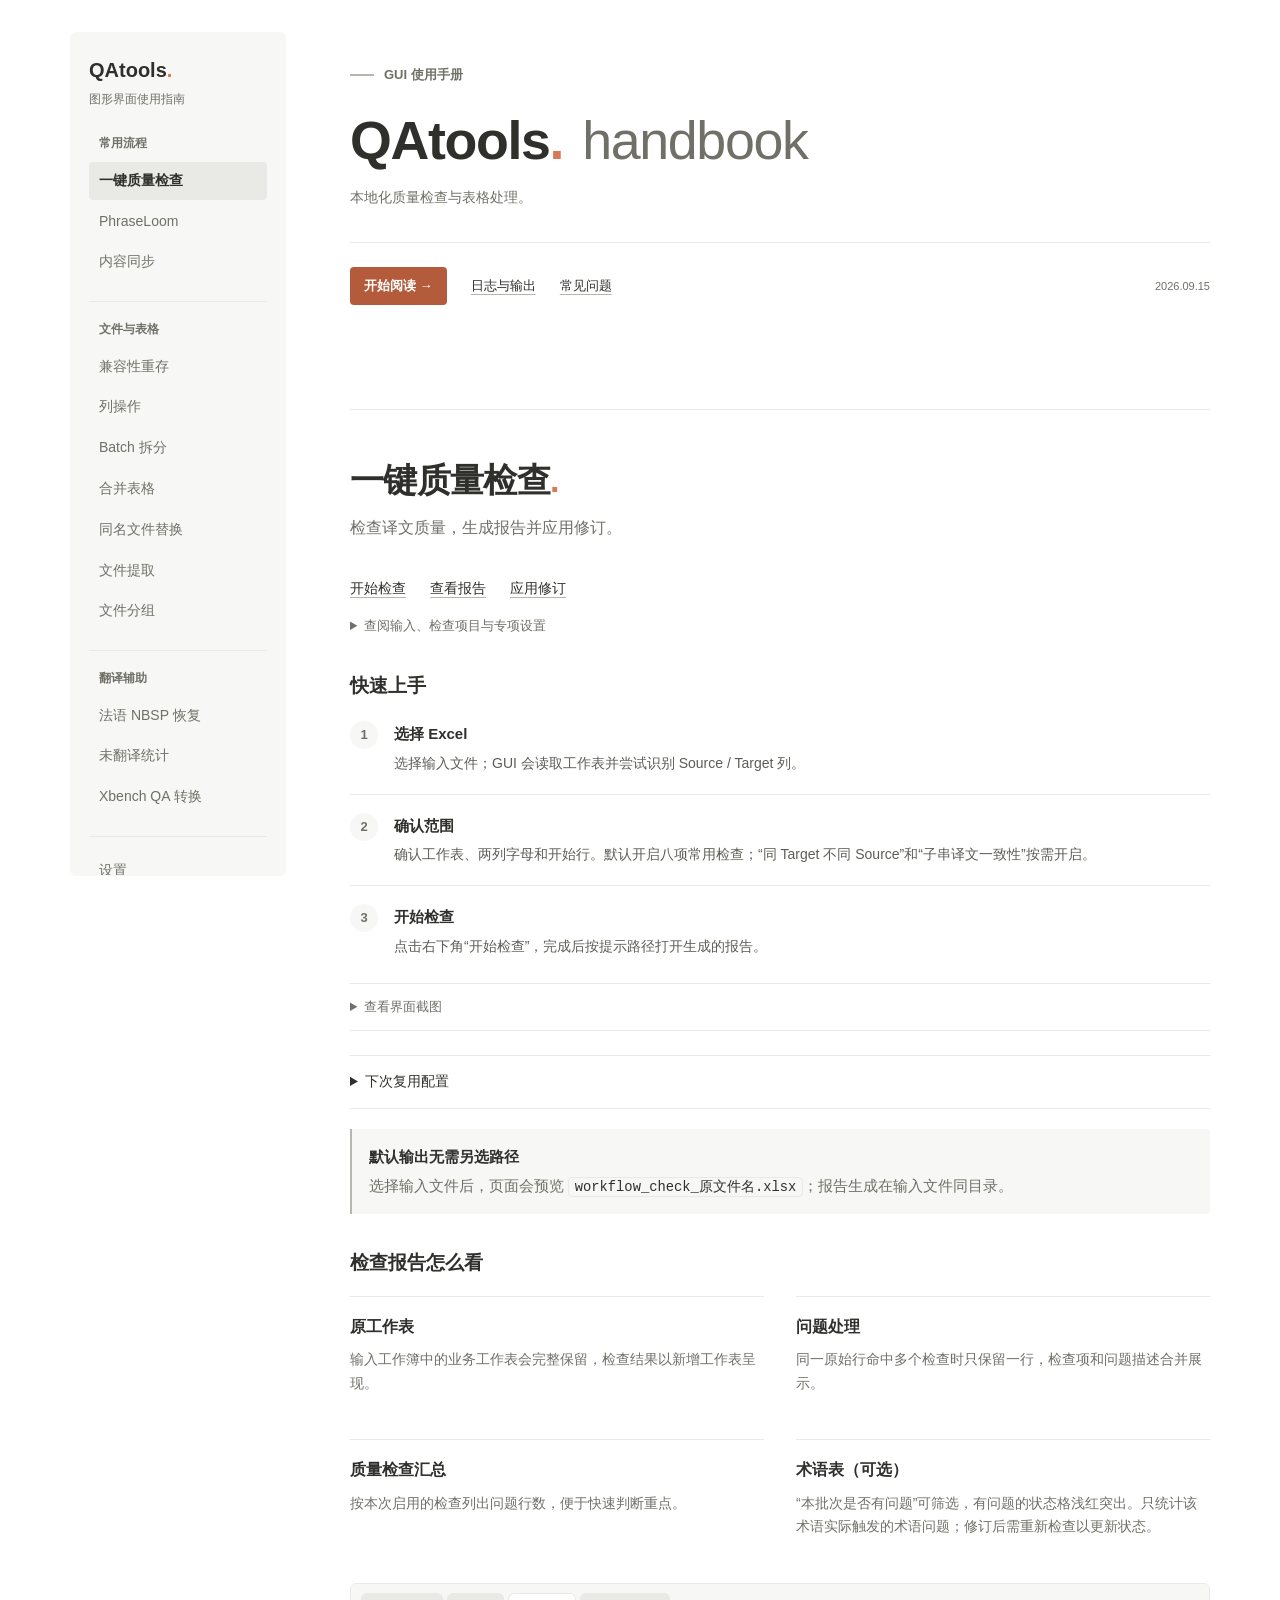
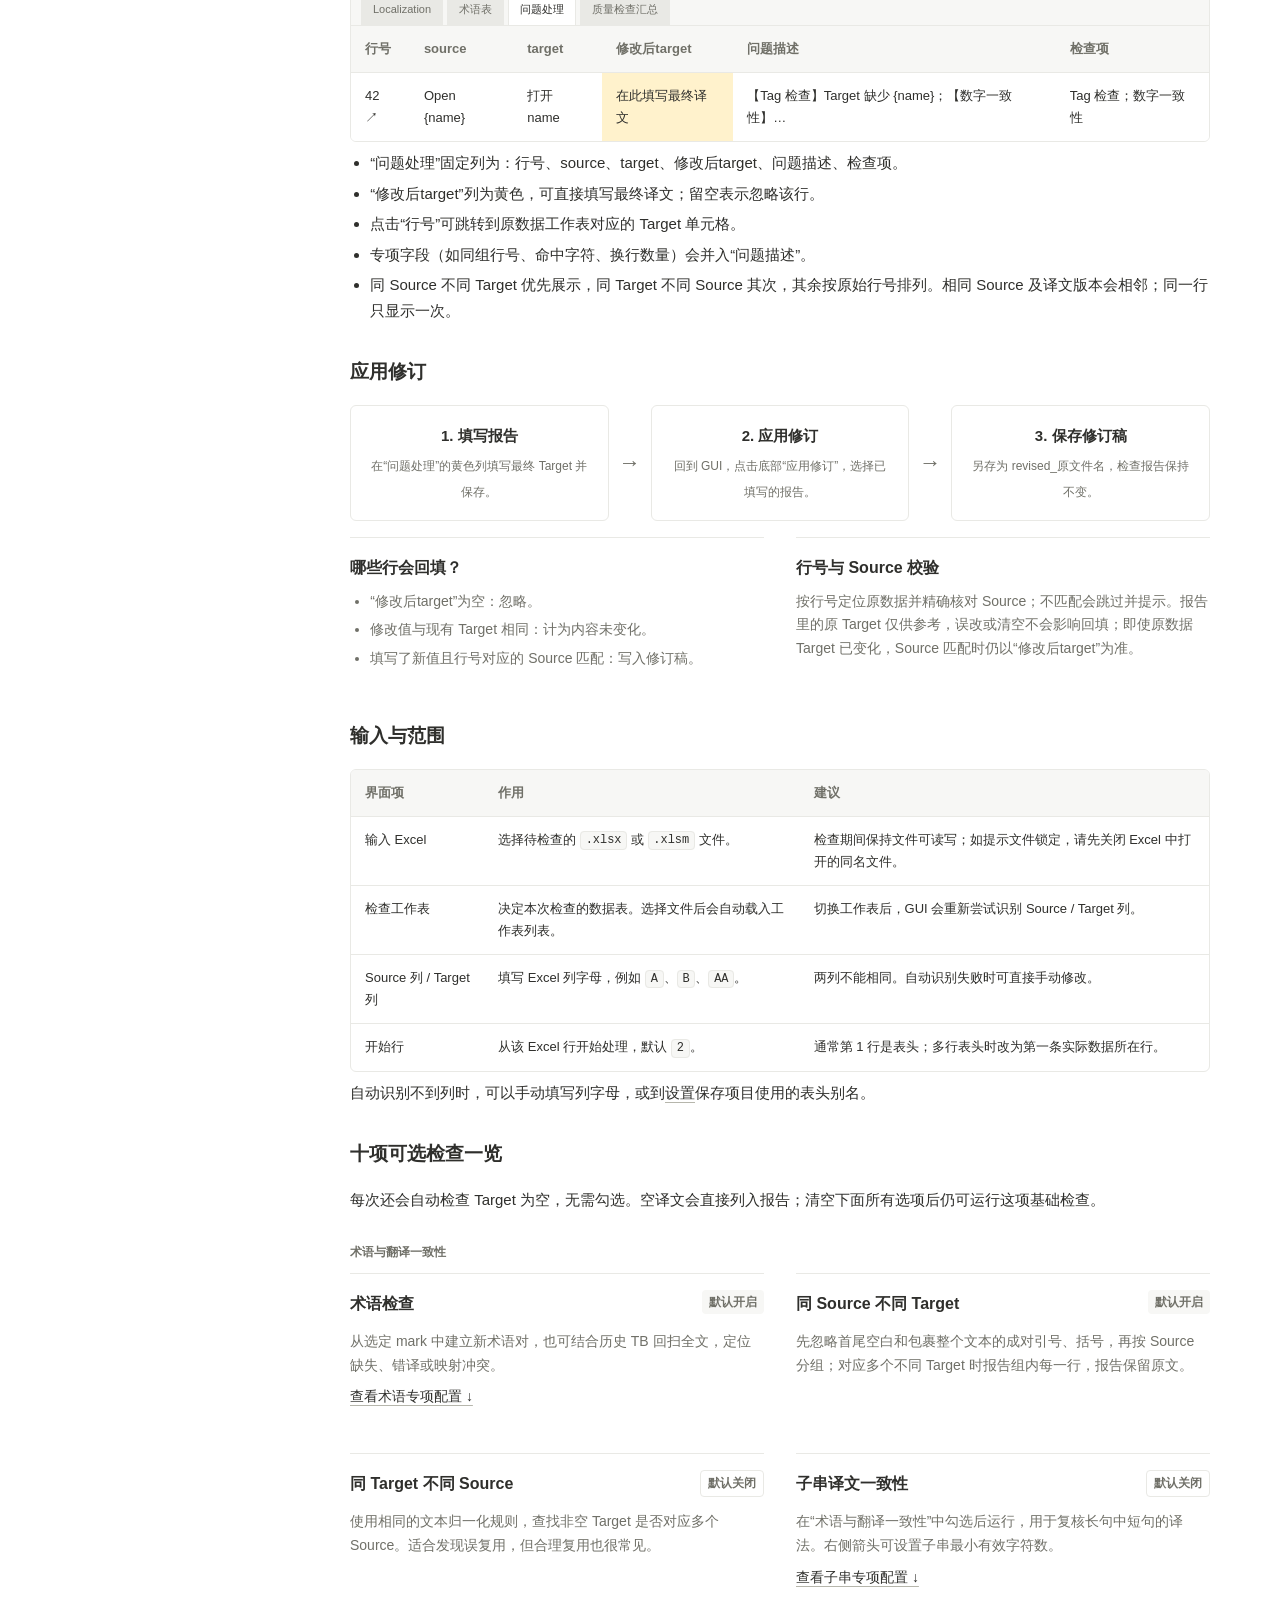
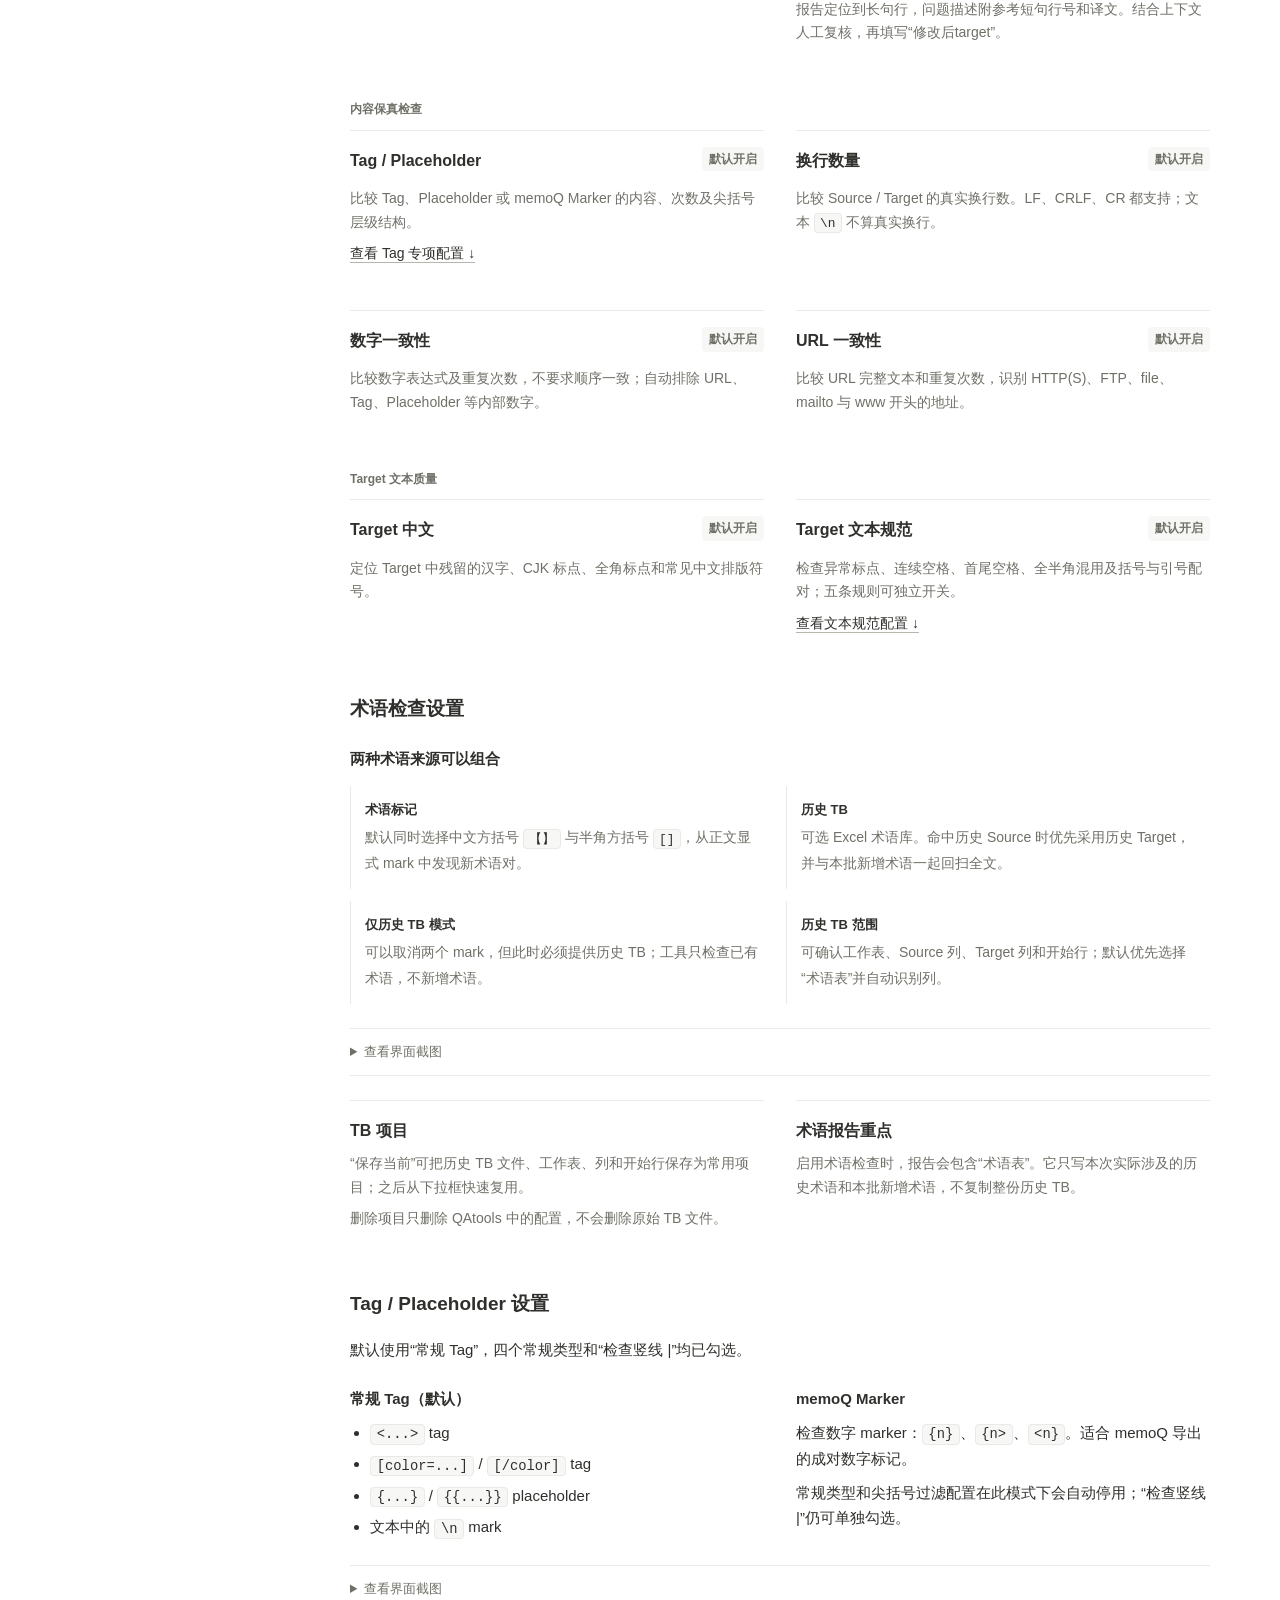
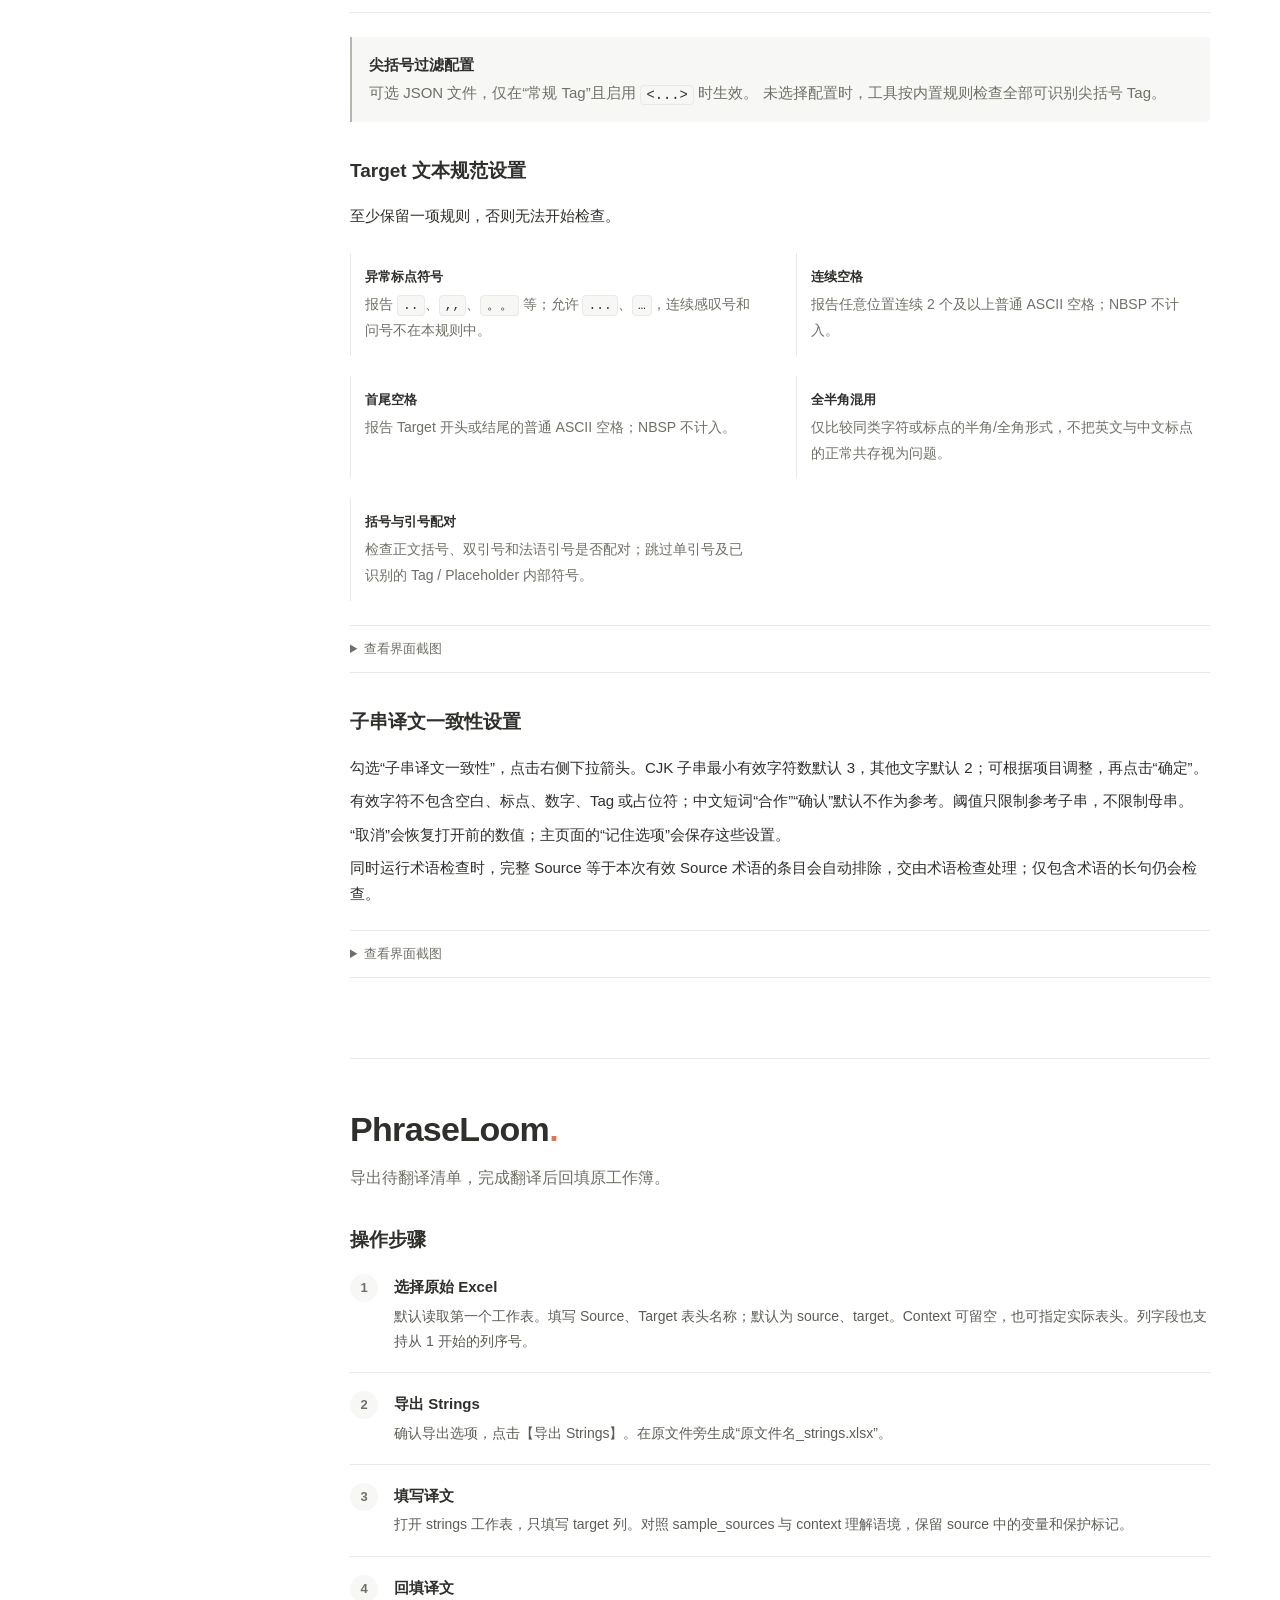
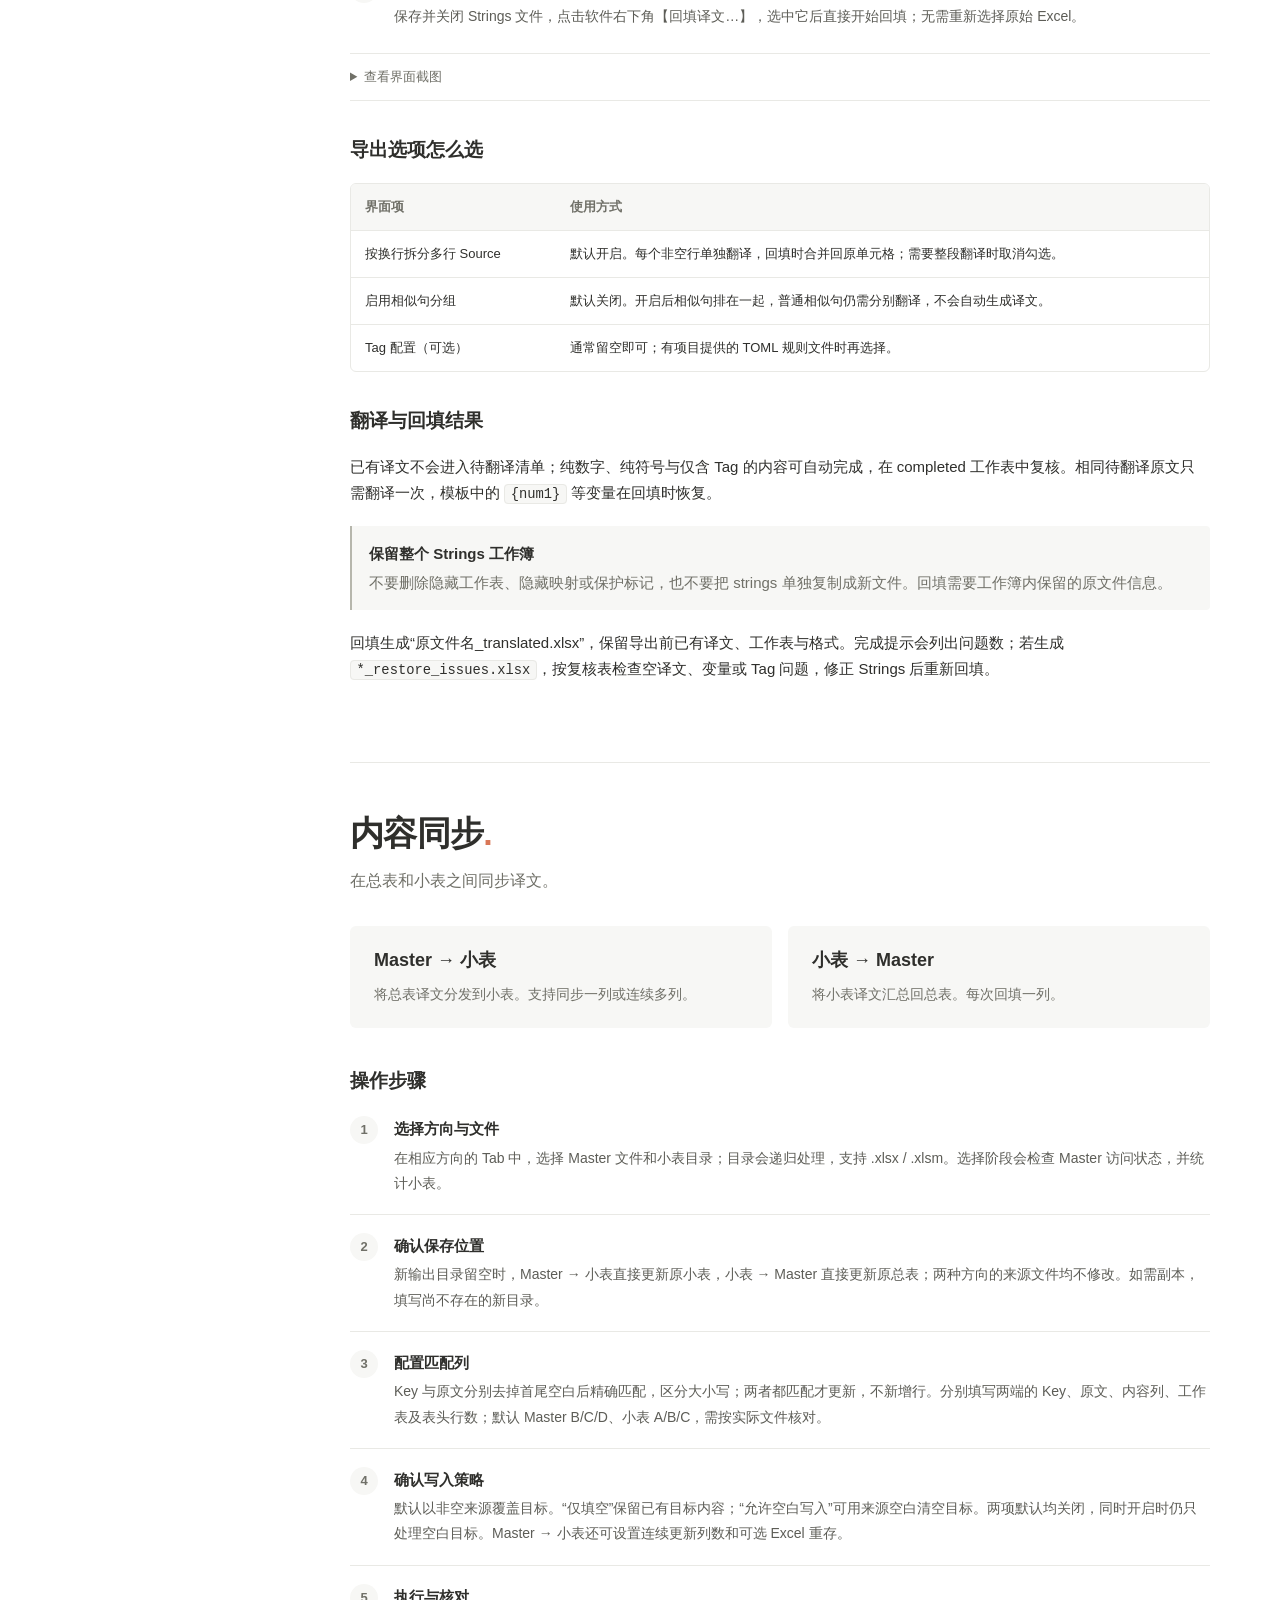
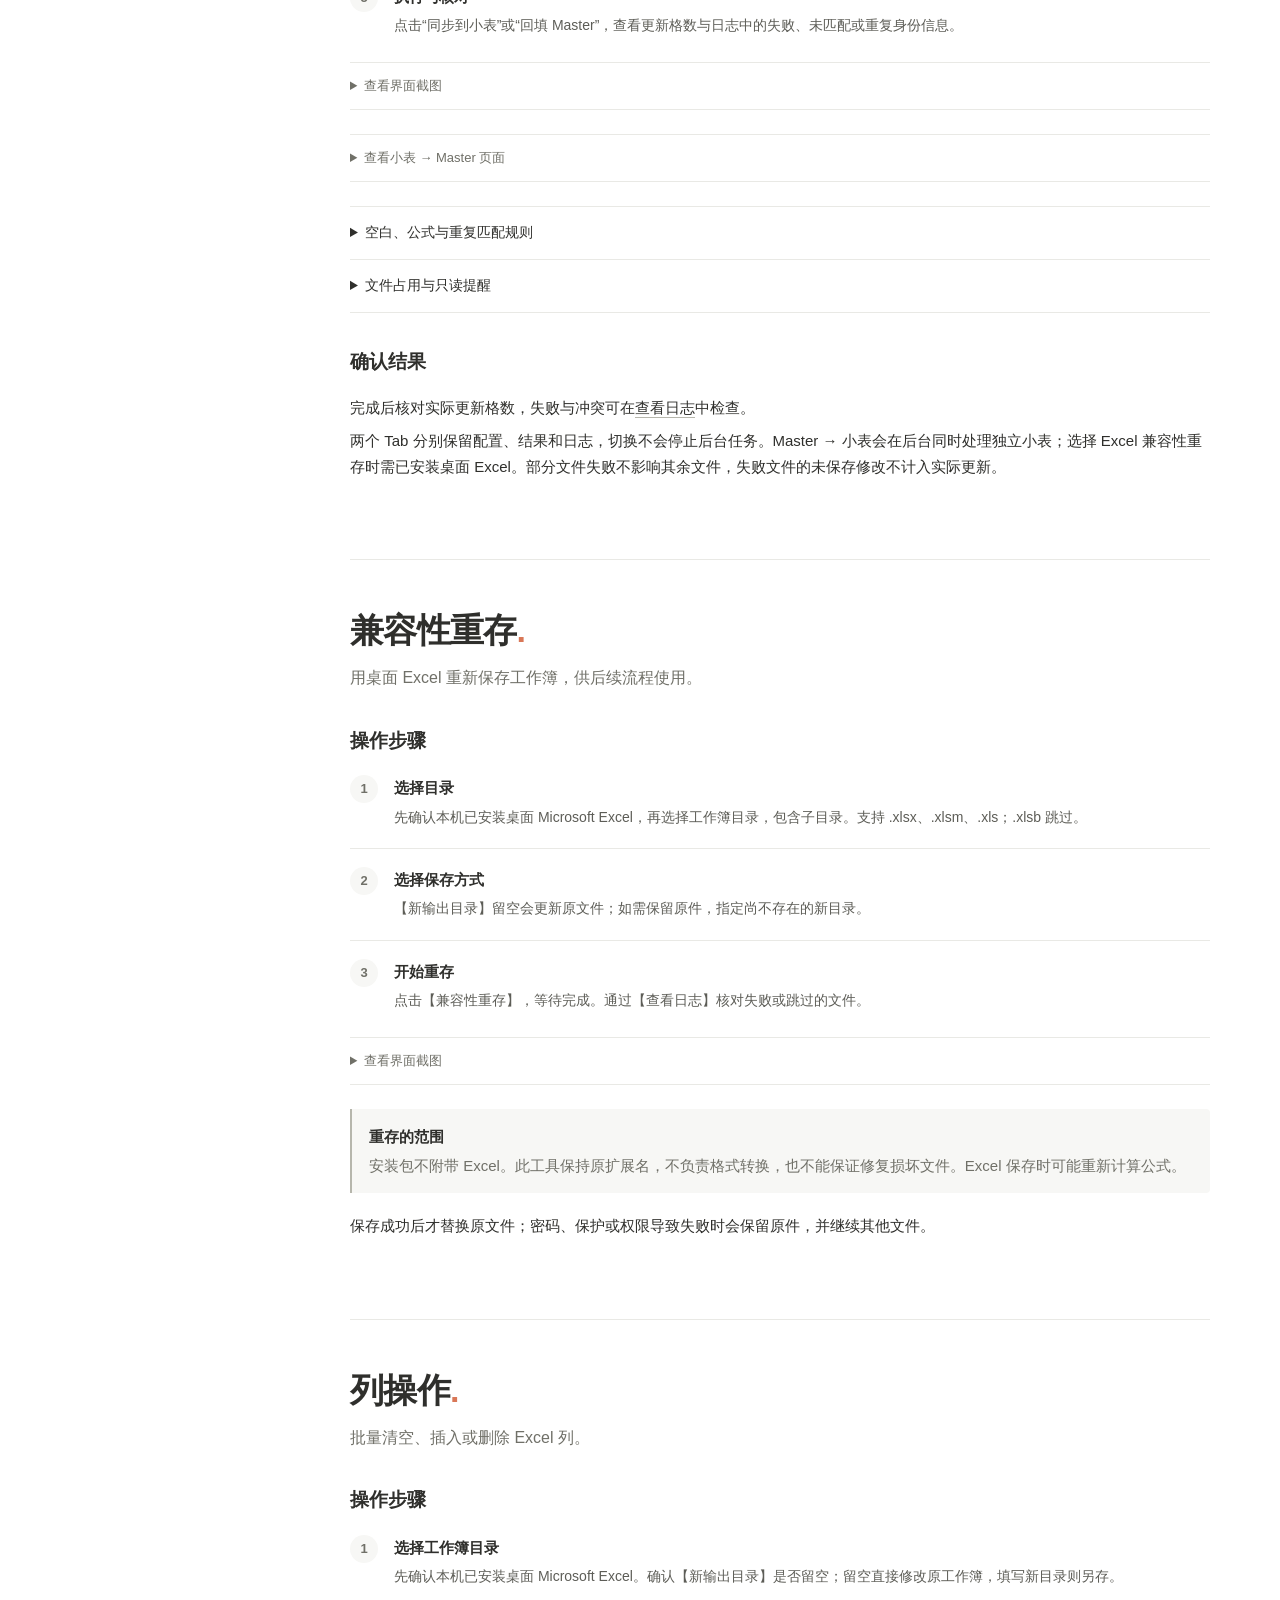
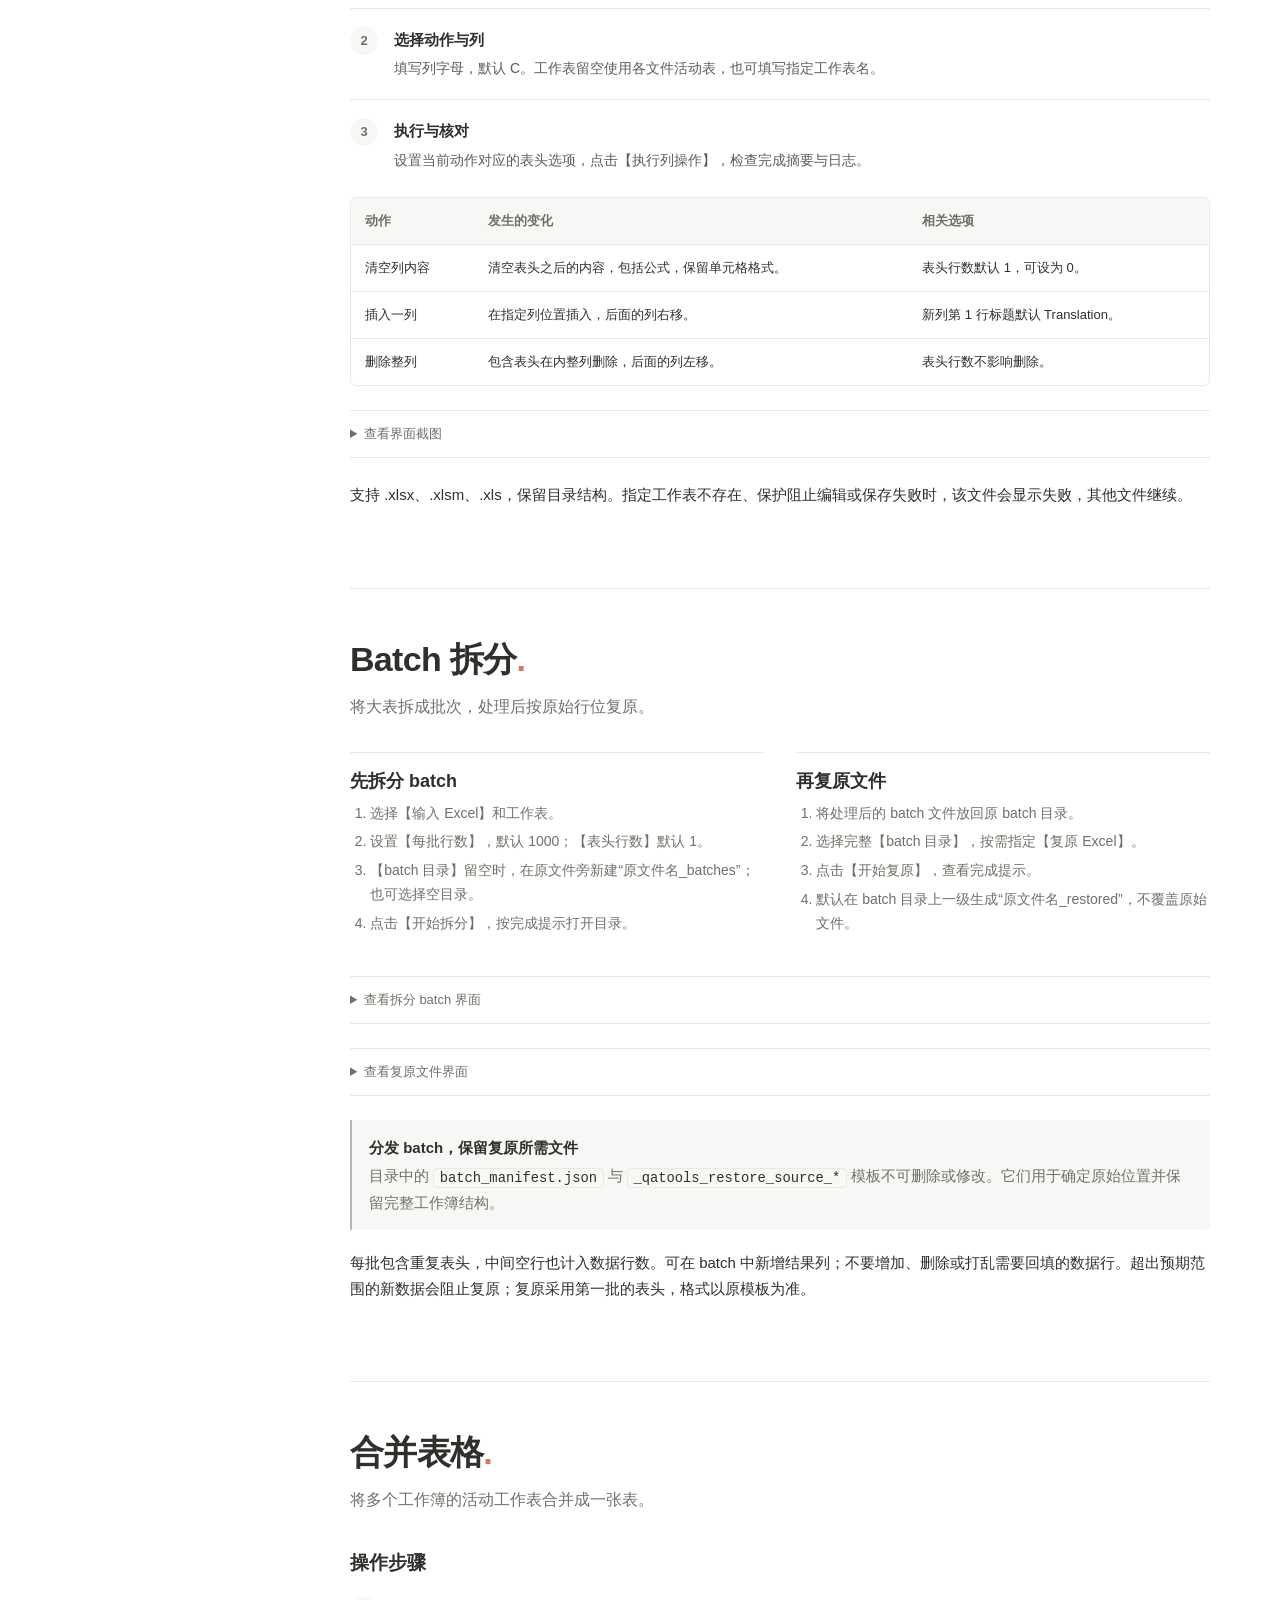
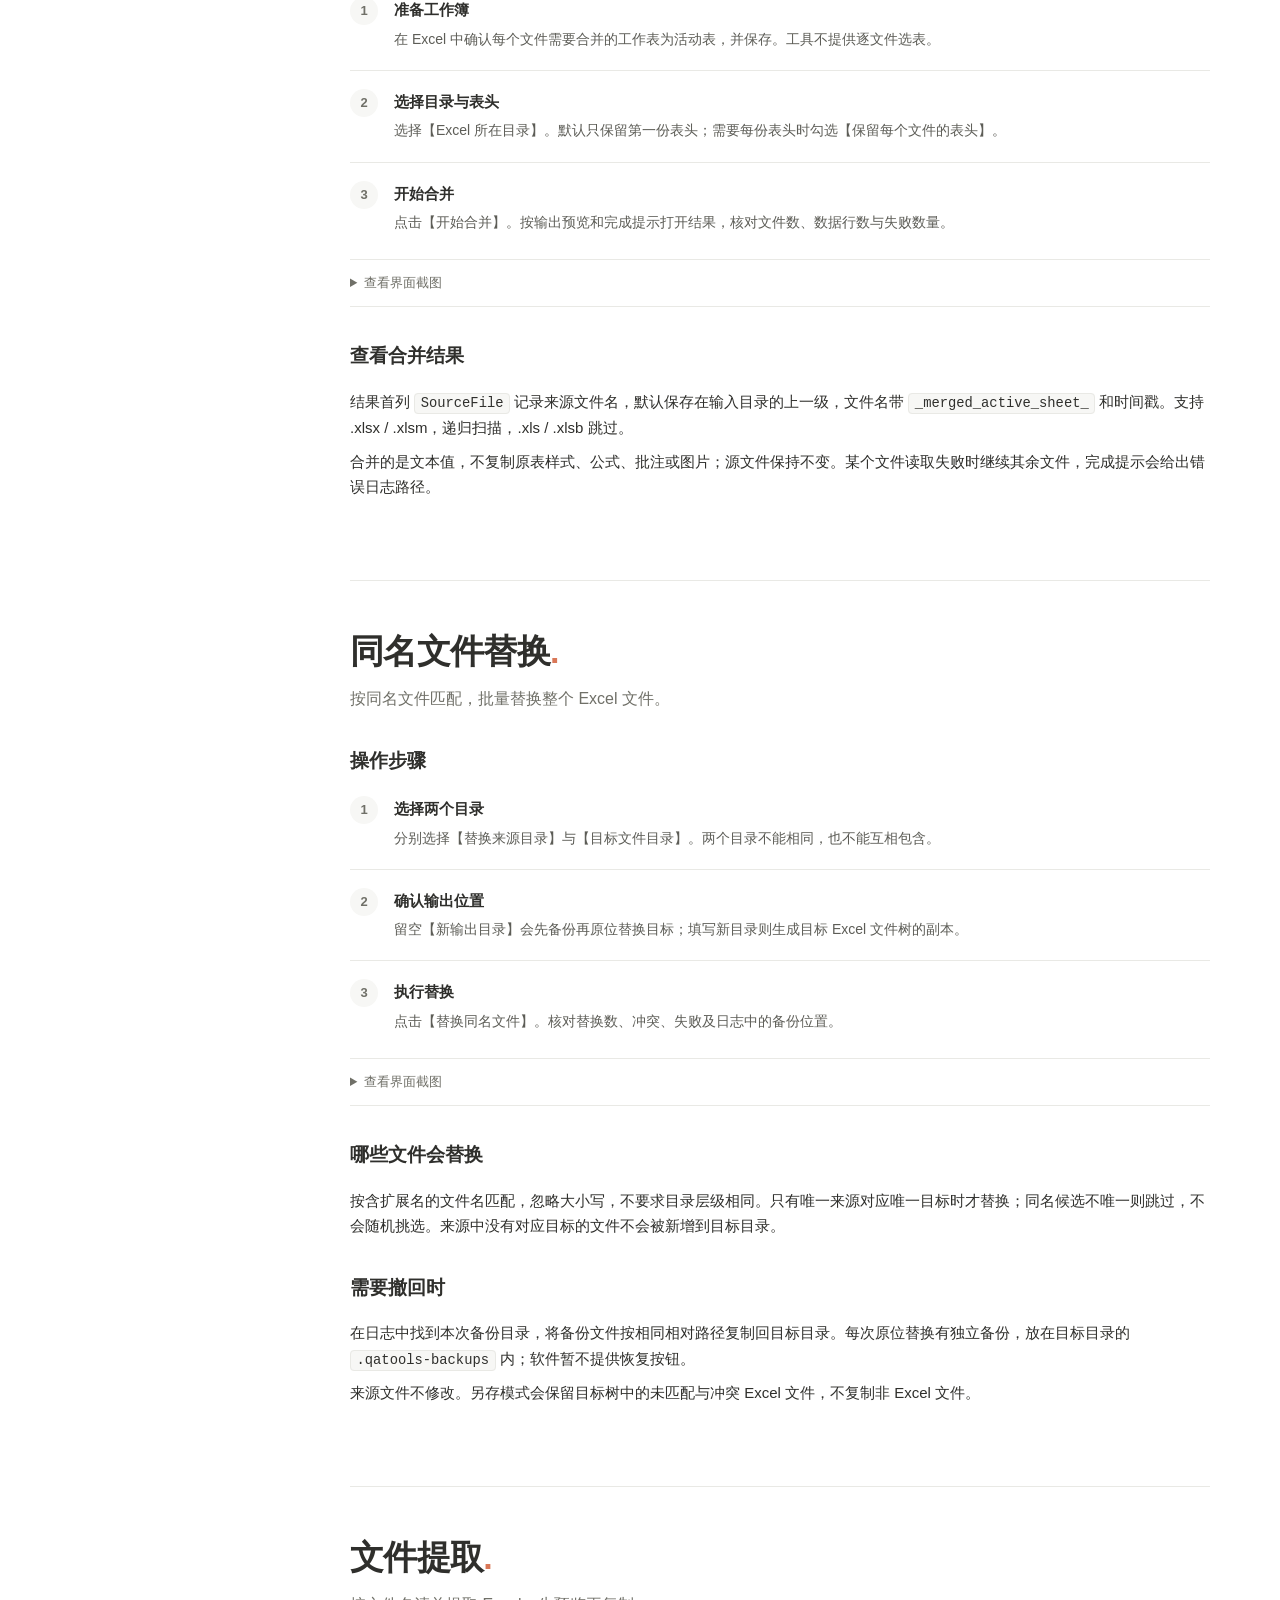
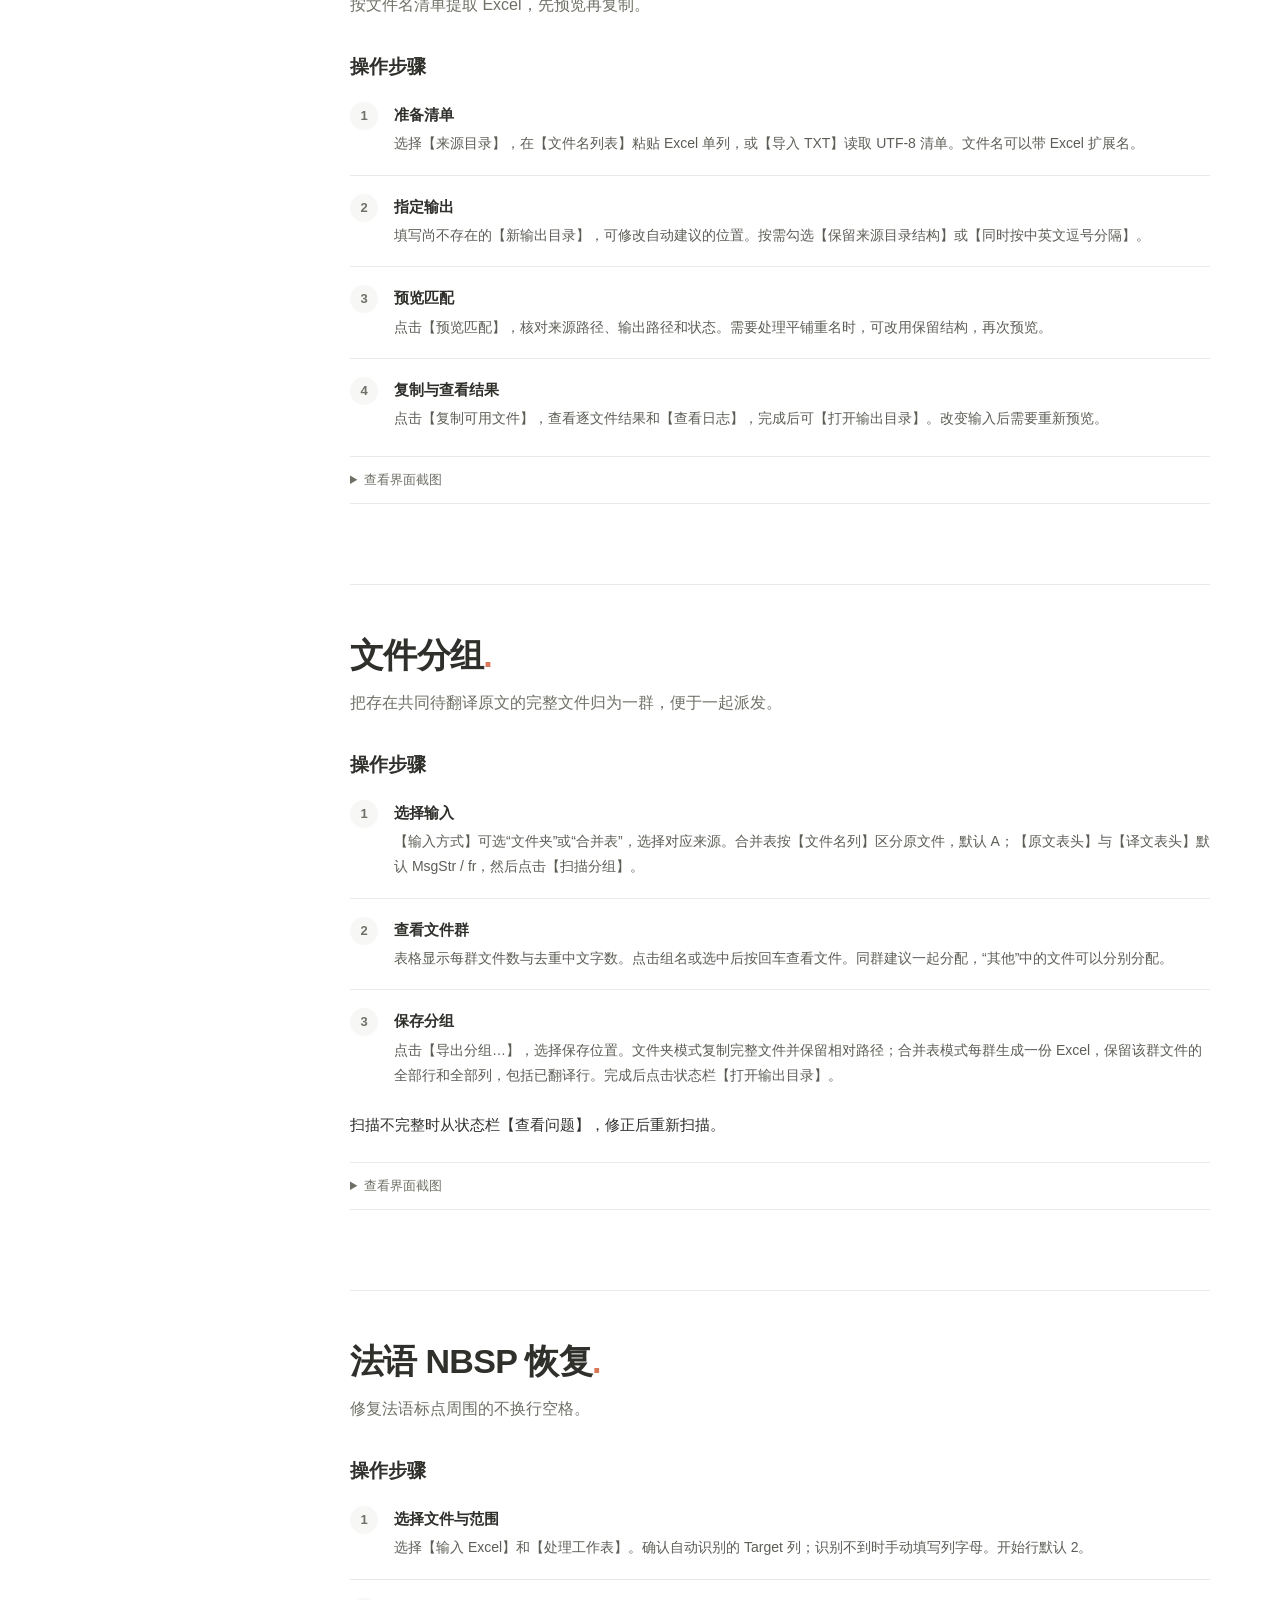
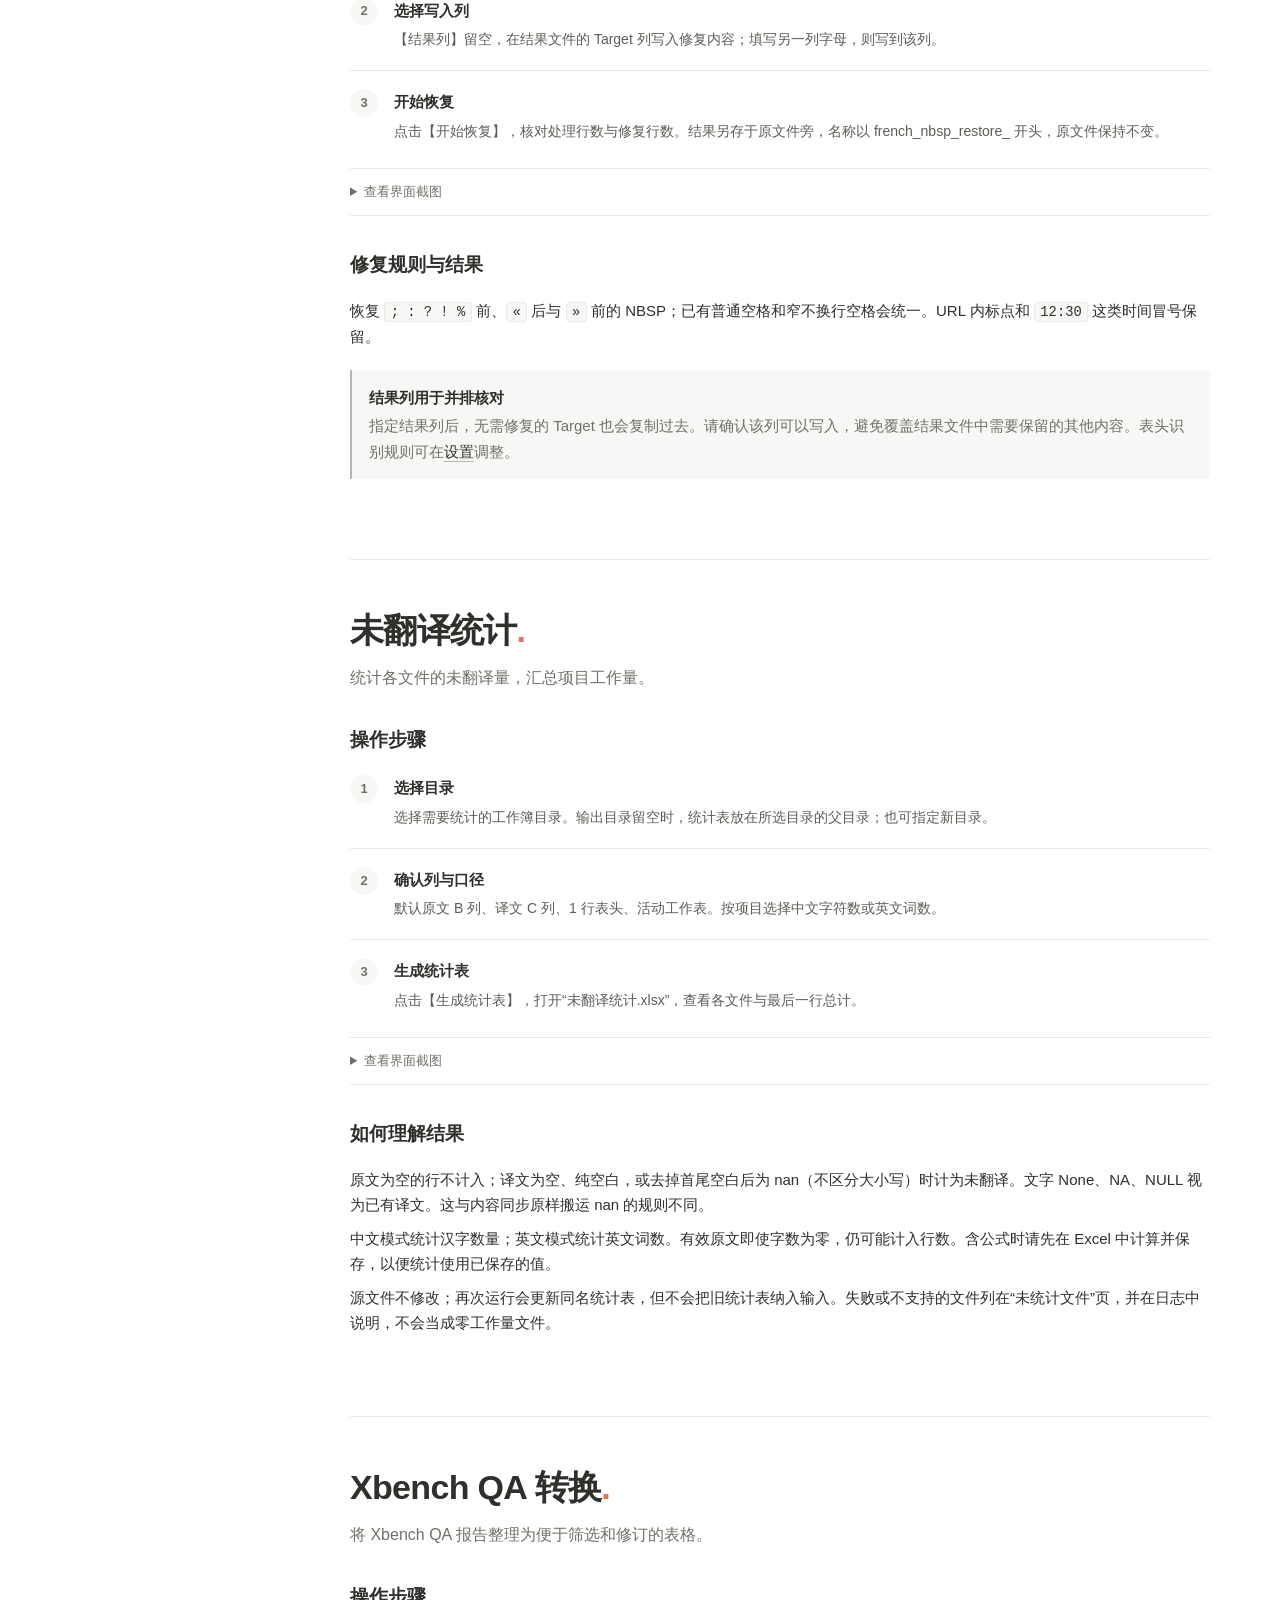
<file: docs/qa-workflow-guide/index.html>
<!doctype html>
<html lang="zh-CN">
  <head>
    <meta charset="utf-8">
    <meta name="viewport" content="width=device-width, initial-scale=1">
    <meta name="color-scheme" content="light">
    <meta name="description" content="QAtools 图形界面使用指南：质量检查、PhraseLoom、内容同步、文件与表格及翻译辅助。">
    <title>QAtools handbook · GUI 使用手册</title>
    <link rel="stylesheet" href="guide.css">
    <script src="guide.js" defer></script>
  </head>
  <body>
    <a class="skip-link" href="#main-content">跳到正文</a>
    <div class="layout">
      <aside class="sidebar" aria-label="工具导航">
        <a class="brand" href="#main-content">QAtools<span class="brand-dot" aria-hidden="true">.</span><small>图形界面使用指南</small></a>
        <nav id="tool-navigation" aria-label="与软件一致的工具导航">
          <div class="nav-section">
            <div class="nav-group">常用流程</div>
            <a data-tool="workflow" href="#workflow">一键质量检查</a>
            <a data-tool="phraseloom" href="#phraseloom">PhraseLoom</a>
            <a data-tool="content_sync" href="#content-sync">内容同步</a>
          </div>
          <div class="nav-section">
            <div class="nav-group">文件与表格</div>
            <a data-tool="compatibility" href="#compatibility">兼容性重存</a>
            <a data-tool="column_tools" href="#columns">列操作</a>
            <a data-tool="excel_batcher" href="#excel-batcher">Batch 拆分</a>
            <a data-tool="excel_merger" href="#excel-merger">合并表格</a>
            <a data-tool="deep_replace" href="#deep-replace">同名文件替换</a>
            <a data-tool="file_collector" href="#file-collector">文件提取</a>
            <a data-tool="file_grouping" href="#file-grouping">文件分组</a>
          </div>
          <div class="nav-section">
            <div class="nav-group">翻译辅助</div>
            <a data-tool="french_nbsp" href="#french-nbsp">法语 NBSP 恢复</a>
            <a data-tool="untranslated_stats" href="#untranslated-stats">未翻译统计</a>
            <a data-tool="xbench_report" href="#xbench-report">Xbench QA 转换</a>
          </div>
          <div class="nav-settings"><a data-tool="settings" href="#settings">设置</a></div>
        </nav>
      </aside>
      <main id="main-content" tabindex="-1">
        <header class="hero" id="navigation">
          <p class="cover-label">GUI 使用手册</p>
          <h1 lang="en"><span class="cover-name">QAtools<span class="brand-dot" aria-hidden="true">.</span></span> <span class="cover-handbook">handbook</span></h1>
          <p class="cover-description">本地化质量检查与表格处理。</p>
          <div class="cover-footer">
            <div class="hero-links"><a class="primary-link" href="#workflow">开始阅读 →</a><a href="#operation-logs">日志与输出</a><a href="#troubleshooting">常见问题</a></div>
            <p class="updated">2026.09.15</p>
          </div>
        </header>
        <section class="guide-tool" data-tool="workflow" id="workflow" aria-labelledby="workflow-title">
          <header class="tool-heading">

            <h2 id="workflow-title">一键质量检查<span class="brand-dot" aria-hidden="true">.</span></h2>
            <p class="tool-intro">检查译文质量，生成报告并应用修订。</p>
          </header>
          <nav class="local-toc" aria-label="一键质量检查正文目录"><a href="#quick-start">开始检查</a><a href="#report">查看报告</a><a href="#revision">应用修订</a></nav>
          <details class="reference-index"><summary>查阅输入、检查项目与专项设置</summary><nav aria-label="一键质量检查参考目录"><a href="#input">输入与范围</a><a href="#checks">检查项目</a><a href="#term-settings">术语设置</a><a href="#tag-settings">Tag 设置</a><a href="#target-settings">文本规范</a><a href="#substring-settings">子串设置</a></nav></details>
          <section id="quick-start">
            <h3>快速上手</h3>
            <ol class="steps">
              <li><strong>选择 Excel</strong><span>选择输入文件；GUI 会读取工作表并尝试识别 Source / Target 列。</span></li>
              <li><strong>确认范围</strong><span>确认工作表、两列字母和开始行。默认开启八项常用检查；“同 Target 不同 Source”和“子串译文一致性”按需开启。</span></li>
              <li><strong>开始检查</strong><span>点击右下角“开始检查”，完成后按提示路径打开生成的报告。</span></li>
            </ol>
            <details class="screenshot-detail"><summary>查看界面截图</summary>
            <figure class="shot">
              <img src="assets/workflow-main.png" alt="QAtools 一键质量检查主页面，显示输入范围、十个检查项目和底部操作按钮" width="1260" height="820">
              <figcaption> 主页面：默认开启八项常用检查；“同 Target 不同 Source”和“子串译文一致性”默认关闭。 带下拉箭头的检查项可打开专项设置；“全选 / 清空”仅控制检查项目。截图为初始配置，已记住的配置可能不同。 </figcaption>
            </figure>
          </details>
            <details class="reference-detail">
              <summary>下次复用配置</summary>
              <div>
              <p>点击“记住选项”保存当前输入路径、工作表、列、开始行及全部检查与详细设置。下次打开恢复这些选择，但不会读取 Excel 或自动执行；以后调整需再次点击才会保存。</p>
              </div>
            </details>
            <div class="callout">
              <strong>默认输出无需另选路径</strong>
              <p>选择输入文件后，页面会预览 <code>workflow_check_原文件名.xlsx</code>；报告生成在输入文件同目录。</p>
            </div>
          </section>
          <section id="report">
            <h3>检查报告怎么看</h3>
            <div class="check-grid">
              <article class="card">
                <h4>原工作表</h4>
                <p>输入工作簿中的业务工作表会完整保留，检查结果以新增工作表呈现。</p>
              </article>
              <article class="card">
                <h4>问题处理</h4>
                <p>同一原始行命中多个检查时只保留一行，检查项和问题描述合并展示。</p>
              </article>
              <article class="card">
                <h4>质量检查汇总</h4>
                <p>按本次启用的检查列出问题行数，便于快速判断重点。</p>
              </article>
              <article class="card">
                <h4>术语表（可选）</h4>
                <p>“本批次是否有问题”可筛选，有问题的状态格浅红突出。只统计该术语实际触发的术语问题；修订后需重新检查以更新状态。</p>
              </article>
            </div>
            <div class="report-preview" aria-label="问题处理工作表示意">
              <div class="report-tabs"> <span>Localization</span><span>术语表</span><span class="active">问题处理</span><span>质量检查汇总</span> </div>
              <div class="table-wrap" style="border:0;border-radius:0">
                <table>
                  <thead>
                    <tr>
                      <th>行号</th>
                      <th>source</th>
                      <th>target</th>
                      <th>修改后target</th>
                      <th>问题描述</th>
                      <th>检查项</th>
                    </tr>
                  </thead>
                  <tbody>
                    <tr>
                      <td>42 ↗</td>
                      <td>Open {name}</td>
                      <td>打开 name</td>
                      <td class="editable">在此填写最终译文</td>
                      <td>【Tag 检查】Target 缺少 {name}；【数字一致性】…</td>
                      <td>Tag 检查；数字一致性</td>
                    </tr>
                  </tbody>
                </table>
              </div>
            </div>
            <ul>
              <li>“问题处理”固定列为：行号、source、target、修改后target、问题描述、检查项。</li>
              <li>“修改后target”列为黄色，可直接填写最终译文；留空表示忽略该行。</li>
              <li>点击“行号”可跳转到原数据工作表对应的 Target 单元格。</li>
              <li>专项字段（如同组行号、命中字符、换行数量）会并入“问题描述”。</li>
              <li>同 Source 不同 Target 优先展示，同 Target 不同 Source 其次，其余按原始行号排列。相同 Source 及译文版本会相邻；同一行只显示一次。</li>
            </ul>
          </section>
          <section id="revision">
            <h3>应用修订</h3>
            <div class="flow">
              <div class="node"><strong>1. 填写报告</strong><span>在“问题处理”的黄色列填写最终 Target 并保存。</span></div>
              <div class="arrow">→</div>
              <div class="node"><strong>2. 应用修订</strong><span>回到 GUI，点击底部“应用修订”，选择已填写的报告。</span></div>
              <div class="arrow">→</div>
              <div class="node"><strong>3. 保存修订稿</strong><span>另存为 revised_原文件名，检查报告保持不变。</span></div>
            </div>
            <div class="two-col" style="margin-top:16px">
              <article class="card">
                <h4>哪些行会回填？</h4>
                <ul>
                  <li>“修改后target”为空：忽略。</li>
                  <li>修改值与现有 Target 相同：计为内容未变化。</li>
                  <li>填写了新值且行号对应的 Source 匹配：写入修订稿。</li>
                </ul>
              </article>
              <article class="card">
                <h4>行号与 Source 校验</h4>
                <p>按行号定位原数据并精确核对 Source；不匹配会跳过并提示。报告里的原 Target 仅供参考，误改或清空不会影响回填；即使原数据 Target 已变化，Source 匹配时仍以“修改后target”为准。</p>
              </article>
            </div>
          </section>
          <section id="input">
            <h3>输入与范围</h3>
            <div class="table-wrap">
              <table>
                <thead>
                  <tr>
                    <th>界面项</th>
                    <th>作用</th>
                    <th>建议</th>
                  </tr>
                </thead>
                <tbody>
                  <tr>
                    <td>输入 Excel</td>
                    <td>选择待检查的 <code>.xlsx</code> 或 <code>.xlsm</code> 文件。</td>
                    <td>检查期间保持文件可读写；如提示文件锁定，请先关闭 Excel 中打开的同名文件。</td>
                  </tr>
                  <tr>
                    <td>检查工作表</td>
                    <td>决定本次检查的数据表。选择文件后会自动载入工作表列表。</td>
                    <td>切换工作表后，GUI 会重新尝试识别 Source / Target 列。</td>
                  </tr>
                  <tr>
                    <td>Source 列 / Target 列</td>
                    <td>填写 Excel 列字母，例如 <code>A</code>、<code>B</code>、<code>AA</code>。</td>
                    <td>两列不能相同。自动识别失败时可直接手动修改。</td>
                  </tr>
                  <tr>
                    <td>开始行</td>
                    <td>从该 Excel 行开始处理，默认 <code>2</code>。</td>
                    <td>通常第 1 行是表头；多行表头时改为第一条实际数据所在行。</td>
                  </tr>
                </tbody>
              </table>
            </div>
            <p>自动识别不到列时，可以手动填写列字母，或到<a href="#settings">设置</a>保存项目使用的表头别名。</p>
          </section>
          <section id="checks">
            <h3>十项可选检查一览</h3>
            <p>每次还会自动检查 Target 为空，无需勾选。空译文会直接列入报告；清空下面所有选项后仍可运行这项基础检查。</p>
            <div class="group-label">术语与翻译一致性</div>
            <div class="check-grid">
              <article class="card">
                <div class="card-head">
                  <h4>术语检查</h4>
                  <span class="status-pill on">默认开启</span>
                </div>
                <p>从选定 mark 中建立新术语对，也可结合历史 TB 回扫全文，定位缺失、错译或映射冲突。</p>
                <p><a href="#term-settings">查看术语专项配置 ↓</a></p>
              </article>
              <article class="card">
                <div class="card-head">
                  <h4>同 Source 不同 Target</h4>
                  <span class="status-pill on">默认开启</span>
                </div>
                <p>先忽略首尾空白和包裹整个文本的成对引号、括号，再按 Source 分组；对应多个不同 Target 时报告组内每一行，报告保留原文。</p>
              </article>
              <article class="card">
                <div class="card-head">
                  <h4>同 Target 不同 Source</h4>
                  <span class="status-pill off">默认关闭</span>
                </div>
                <p>使用相同的文本归一化规则，查找非空 Target 是否对应多个 Source。适合发现误复用，但合理复用也很常见。</p>
              </article>
              <article class="card">
                <div class="card-head">
                  <h4>子串译文一致性</h4>
                  <span class="status-pill off">默认关闭</span>
                </div>
                <p>在“术语与翻译一致性”中勾选后运行，用于复核长句中短句的译法。右侧箭头可设置子串最小有效字符数。</p>
                <p><a href="#substring-settings">查看子串专项配置 ↓</a></p>
                <p>报告定位到长句行，问题描述附参考短句行号和译文。结合上下文人工复核，再填写“修改后target”。</p>
              </article>
            </div>
            <div class="group-label">内容保真检查</div>
            <div class="check-grid">
              <article class="card">
                <div class="card-head">
                  <h4>Tag / Placeholder</h4>
                  <span class="status-pill on">默认开启</span>
                </div>
                <p>比较 Tag、Placeholder 或 memoQ Marker 的内容、次数及尖括号层级结构。</p>
                <p><a href="#tag-settings">查看 Tag 专项配置 ↓</a></p>
              </article>
              <article class="card">
                <div class="card-head">
                  <h4>换行数量</h4>
                  <span class="status-pill on">默认开启</span>
                </div>
                <p>比较 Source / Target 的真实换行数。LF、CRLF、CR 都支持；文本 <code>\n</code> 不算真实换行。</p>
              </article>
              <article class="card">
                <div class="card-head">
                  <h4>数字一致性</h4>
                  <span class="status-pill on">默认开启</span>
                </div>
                <p>比较数字表达式及重复次数，不要求顺序一致；自动排除 URL、Tag、Placeholder 等内部数字。</p>
              </article>
              <article class="card">
                <div class="card-head">
                  <h4>URL 一致性</h4>
                  <span class="status-pill on">默认开启</span>
                </div>
                <p>比较 URL 完整文本和重复次数，识别 HTTP(S)、FTP、file、mailto 与 www 开头的地址。</p>
              </article>
            </div>
            <div class="group-label">Target 文本质量</div>
            <div class="check-grid">
              <article class="card">
                <div class="card-head">
                  <h4>Target 中文</h4>
                  <span class="status-pill on">默认开启</span>
                </div>
                <p>定位 Target 中残留的汉字、CJK 标点、全角标点和常见中文排版符号。</p>
              </article>
              <article class="card">
                <div class="card-head">
                  <h4>Target 文本规范</h4>
                  <span class="status-pill on">默认开启</span>
                </div>
                <p>检查异常标点、连续空格、首尾空格、全半角混用及括号与引号配对；五条规则可独立开关。</p>
                <p><a href="#target-settings">查看文本规范配置 ↓</a></p>
              </article>
            </div>
          </section>
          <section id="term-settings">
            <h3>术语检查设置</h3>
            <div class="settings-block">
              <h4>两种术语来源可以组合</h4>
              <div class="mini-grid">
                <div class="mini"><strong>术语标记</strong><span>默认同时选择中文方括号 <code>【】</code> 与半角方括号 <code>[]</code>，从正文显式 mark 中发现新术语对。</span></div>
                <div class="mini"><strong>历史 TB</strong><span>可选 Excel 术语库。命中历史 Source 时优先采用历史 Target，并与本批新增术语一起回扫全文。</span></div>
                <div class="mini"><strong>仅历史 TB 模式</strong><span>可以取消两个 mark，但此时必须提供历史 TB；工具只检查已有术语，不新增术语。</span></div>
                <div class="mini"><strong>历史 TB 范围</strong><span>可确认工作表、Source 列、Target 列和开始行；默认优先选择“术语表”并自动识别列。</span></div>
              </div>
              <details class="screenshot-detail"><summary>查看界面截图</summary>
            <figure class="shot">
                <img src="assets/term-settings.png" alt="术语检查设置窗口，包括术语标记、TB 项目、历史 TB 文件及工作表列配置" width="780" height="215">
                <figcaption> 点击“术语检查”右侧下拉箭头打开；“确定”应用调整，“取消”恢复打开前的设置。 截图使用初始配置，没有载入个人 TB 项目。 </figcaption>
              </figure>
          </details>
            </div>
            <div class="two-col" style="margin-top:14px">
              <article class="card">
                <h4>TB 项目</h4>
                <p>“保存当前”可把历史 TB 文件、工作表、列和开始行保存为常用项目；之后从下拉框快速复用。</p>
                <p>删除项目只删除 QAtools 中的配置，不会删除原始 TB 文件。</p>
              </article>
              <article class="card">
                <h4>术语报告重点</h4>
                <p>启用术语检查时，报告会包含“术语表”。它只写本次实际涉及的历史术语和本批新增术语，不复制整份历史 TB。</p>
              </article>
            </div>
          </section>
          <section id="tag-settings">
            <h3>Tag / Placeholder 设置</h3>
            <p>默认使用“常规 Tag”，四个常规类型和“检查竖线 |”均已勾选。</p>
            <div class="settings-block">
              <div class="two-col">
                <div>
                  <h4>常规 Tag（默认）</h4>
                  <ul>
                    <li><code>&lt;...&gt;</code> tag</li>
                    <li><code>[color=...]</code> / <code>[/color]</code> tag</li>
                    <li><code>{...}</code> / <code>{{...}}</code> placeholder</li>
                    <li>文本中的 <code>\n</code> mark</li>
                  </ul>
                </div>
                <div>
                  <h4>memoQ Marker</h4>
                  <p>检查数字 marker：<code>{n}</code>、<code>{n&gt;</code>、<code>&lt;n}</code>。适合 memoQ 导出的成对数字标记。</p>
                  <p>常规类型和尖括号过滤配置在此模式下会自动停用；“检查竖线 |”仍可单独勾选。</p>
                </div>
              </div>
              <details class="screenshot-detail"><summary>查看界面截图</summary>
            <figure class="shot">
                <img src="assets/tag-settings.png" alt="Tag Placeholder 设置窗口，显示默认开启的竖线检查、Tag 模式、常规类型、顺序检查和尖括号过滤配置" width="620" height="295">
                <figcaption>Tag / Placeholder 设置窗口。</figcaption>
              </figure>
          </details>
            </div>
            <div class="callout">
              <strong>尖括号过滤配置</strong>
              <p> 可选 JSON 文件，仅在“常规 Tag”且启用 <code>&lt;...&gt;</code> 时生效。 未选择配置时，工具按内置规则检查全部可识别尖括号 Tag。 </p>
            </div>
          </section>
          <section id="target-settings">
            <h3>Target 文本规范设置</h3>
            <p>至少保留一项规则，否则无法开始检查。</p>
            <div class="settings-block">
              <div class="two-col">
                <article class="mini"><strong>异常标点符号</strong><span>报告 <code>..</code>、<code>,,</code>、<code>。。</code> 等；允许 <code>...</code>、<code>…</code>，连续感叹号和问号不在本规则中。</span></article>
                <article class="mini"><strong>连续空格</strong><span>报告任意位置连续 2 个及以上普通 ASCII 空格；NBSP 不计入。</span></article>
                <article class="mini"><strong>首尾空格</strong><span>报告 Target 开头或结尾的普通 ASCII 空格；NBSP 不计入。</span></article>
                <article class="mini"><strong>全半角混用</strong><span>仅比较同类字符或标点的半角/全角形式，不把英文与中文标点的正常共存视为问题。</span></article>
                <article class="mini"><strong>括号与引号配对</strong><span>检查正文括号、双引号和法语引号是否配对；跳过单引号及已识别的 Tag / Placeholder 内部符号。</span></article>
              </div>
              <details class="screenshot-detail"><summary>查看界面截图</summary>
            <figure class="shot">
                <img src="assets/target-text-settings.png" alt="Target 文本规范设置窗口，五条检查规则均已勾选" width="620" height="188">
                <figcaption>五条文本规范规则可分别勾选。</figcaption>
              </figure>
          </details>
            </div>
          </section>
          <section id="substring-settings">
            <h3>子串译文一致性设置</h3>
            <p>勾选“子串译文一致性”，点击右侧下拉箭头。CJK 子串最小有效字符数默认 3，其他文字默认 2；可根据项目调整，再点击“确定”。</p>
            <p>有效字符不包含空白、标点、数字、Tag 或占位符；中文短词“合作”“确认”默认不作为参考。阈值只限制参考子串，不限制母串。</p>
            <p>“取消”会恢复打开前的数值；主页面的“记住选项”会保存这些设置。</p>
            <p>同时运行术语检查时，完整 Source 等于本次有效 Source 术语的条目会自动排除，交由术语检查处理；仅包含术语的长句仍会检查。</p>
            <details class="screenshot-detail"><summary>查看界面截图</summary>
            <figure class="shot">
              <img src="assets/substring-settings.png" alt="子串译文一致性设置，CJK 最小有效字符数为 3，其他文字为 2" width="420" height="160">
              <figcaption>分别设置 CJK 与其他文字的最小有效字符数。</figcaption>
            </figure>
          </details>
          </section>
        </section>
        <section class="guide-tool" data-tool="phraseloom" id="phraseloom" aria-labelledby="phraseloom-title">
          <header class="tool-heading">

            <h2 id="phraseloom-title">PhraseLoom<span class="brand-dot" aria-hidden="true">.</span></h2>
            <p class="tool-intro">导出待翻译清单，完成翻译后回填原工作簿。</p>
          </header>
          <h3>操作步骤</h3>
          <ol class="steps">
            <li><strong>选择原始 Excel</strong><span>默认读取第一个工作表。填写 Source、Target 表头名称；默认为 source、target。Context 可留空，也可指定实际表头。列字段也支持从 1 开始的列序号。</span></li>
            <li><strong>导出 Strings</strong><span>确认导出选项，点击【导出 Strings】。在原文件旁生成“原文件名_strings.xlsx”。</span></li>
            <li><strong>填写译文</strong><span>打开 strings 工作表，只填写 target 列。对照 sample_sources 与 context 理解语境，保留 source 中的变量和保护标记。</span></li>
            <li><strong>回填译文</strong><span>保存并关闭 Strings 文件，点击软件右下角【回填译文…】，选中它后直接开始回填；无需重新选择原始 Excel。</span></li>
          </ol>
          <details class="screenshot-detail">
            <summary>查看界面截图</summary>
            <figure class="shot">
              <img src="assets/phraseloom.png" alt="PhraseLoom：导出选项与同一页面底部的“回填译文…”入口。" loading="lazy" width="1260" height="820">
              <figcaption>PhraseLoom：导出选项与同一页面底部的“回填译文…”入口。</figcaption>
            </figure>
          </details>
          <h3>导出选项怎么选</h3>
          <div class="table-wrap">
            <table>
              <thead>
                <tr>
                  <th scope="col">界面项</th>
                  <th scope="col">使用方式</th>
                </tr>
              </thead>
              <tbody>
                <tr>
                  <td>按换行拆分多行 Source</td>
                  <td>默认开启。每个非空行单独翻译，回填时合并回原单元格；需要整段翻译时取消勾选。</td>
                </tr>
                <tr>
                  <td>启用相似句分组</td>
                  <td>默认关闭。开启后相似句排在一起，普通相似句仍需分别翻译，不会自动生成译文。</td>
                </tr>
                <tr>
                  <td>Tag 配置（可选）</td>
                  <td>通常留空即可；有项目提供的 TOML 规则文件时再选择。</td>
                </tr>
              </tbody>
            </table>
          </div>
          <h3>翻译与回填结果</h3>
          <p>已有译文不会进入待翻译清单；纯数字、纯符号与仅含 Tag 的内容可自动完成，在 completed 工作表中复核。相同待翻译原文只需翻译一次，模板中的 <code>{num1}</code> 等变量在回填时恢复。</p>
          <div class="callout">
            <strong>保留整个 Strings 工作簿</strong>
            <p>不要删除隐藏工作表、隐藏映射或保护标记，也不要把 strings 单独复制成新文件。回填需要工作簿内保留的原文件信息。</p>
          </div>
          <p>回填生成“原文件名_translated.xlsx”，保留导出前已有译文、工作表与格式。完成提示会列出问题数；若生成 <code>*_restore_issues.xlsx</code>，按复核表检查空译文、变量或 Tag 问题，修正 Strings 后重新回填。</p>
        </section>
        <section class="guide-tool" data-tool="content_sync" id="content-sync" aria-labelledby="content-sync-title">
          <header class="tool-heading">

            <h2 id="content-sync-title">内容同步<span class="brand-dot" aria-hidden="true">.</span></h2>
            <p class="tool-intro">在总表和小表之间同步译文。</p>
          </header>
          <div class="direction-grid">
            <article class="card">
              <h3>Master → 小表</h3>
              <p>将总表译文分发到小表。支持同步一列或连续多列。</p>
            </article>
            <article class="card">
              <h3>小表 → Master</h3>
              <p>将小表译文汇总回总表。每次回填一列。</p>
            </article>
          </div>
          <h3>操作步骤</h3>
          <ol class="steps">
            <li><strong>选择方向与文件</strong><span>在相应方向的 Tab 中，选择 Master 文件和小表目录；目录会递归处理，支持 .xlsx / .xlsm。选择阶段会检查 Master 访问状态，并统计小表。</span></li>
            <li><strong>确认保存位置</strong><span>新输出目录留空时，Master → 小表直接更新原小表，小表 → Master 直接更新原总表；两种方向的来源文件均不修改。如需副本，填写尚不存在的新目录。</span></li>
            <li><strong>配置匹配列</strong><span>Key 与原文分别去掉首尾空白后精确匹配，区分大小写；两者都匹配才更新，不新增行。分别填写两端的 Key、原文、内容列、工作表及表头行数；默认 Master B/C/D、小表 A/B/C，需按实际文件核对。</span></li>
            <li><strong>确认写入策略</strong><span>默认以非空来源覆盖目标。“仅填空”保留已有目标内容；“允许空白写入”可用来源空白清空目标。两项默认均关闭，同时开启时仍只处理空白目标。Master → 小表还可设置连续更新列数和可选 Excel 重存。</span></li>
            <li><strong>执行与核对</strong><span>点击“同步到小表”或“回填 Master”，查看更新格数与日志中的失败、未匹配或重复身份信息。</span></li>
          </ol>
          <details class="screenshot-detail"><summary>查看界面截图</summary>
            <figure class="shot">
            <img src="assets/sync-master-to-target.png" alt="内容同步 Master 到小表 Tab：路径、两端列映射、连续更新列数与写入策略" loading="lazy" width="1260" height="820">
            <figcaption>正向：连续列从两端各自的内容开始列依次对应。</figcaption>
          </figure>
          </details>
          <details class="screenshot-detail">
            <summary>查看小表 → Master 页面</summary>
            <figure class="shot">
              <img src="assets/sync-target-to-master.png" alt="内容同步小表到 Master Tab：单列译文回填配置" loading="lazy" width="1260" height="820">
              <figcaption>反向仅回填一列，不自动执行 Excel 重存。</figcaption>
            </figure>
          </details>
          <details class="reference-detail">
            <summary>空白、公式与重复匹配规则</summary>
            <div>
            <p>真实空值不会写成文字 None 或 nan；用户输入的文字 None、nan、NA、NULL 以及首尾空格、换行原样保留。两项写入选项彼此独立，默认均关闭。</p>
            <p>来源公式缺少缓存不能当空白处理。Master → 小表遇到重复身份时采用 Master 后行；小表 → Master 按文件路径排序后，后文件、同文件后行优先，默认先忽略空白译文。</p>
            </div>
          </details>
          <details class="reference-detail">
            <summary>文件占用与只读提醒</summary>
            <div>
          <div class="two-col">
            <article class="card">
              <h4>Master 文件</h4>
              <p>发现占用、只读或访问异常时弹窗提醒。先保存并关闭正在编辑的 Master；临时锁文件也可能是残留，需确认实际状态。</p>
            </article>
            <article class="card">
              <h4>小表目录</h4>
              <p>随机抽检最多 5 个文件。正常时只显示“可处理小表：xxx个”；发现只读时显示“文件只读，请取消read-only或选择【新输出目录】”。</p>
            </article>
          </div>
          <details class="screenshot-detail">
            <summary>查看目录检查弹窗</summary>
            <div class="two-col">
              <figure class="shot">
                <img src="assets/sync-directory-ok.png" alt="未发现问题时只显示可处理小表数量。" loading="lazy" width="188" height="104">
                <figcaption>未发现问题时只显示可处理小表数量。</figcaption>
              </figure>
              <figure class="shot">
                <img src="assets/sync-directory-readonly.png" alt="发现只读时显示简短处理建议。" loading="lazy" width="382" height="104">
                <figcaption>发现只读时显示简短处理建议。</figcaption>
              </figure>
            </div>
          </details>
          <p>抽检是选择当时的提醒，不代表整个目录一定可写。检查在后台执行；不会自动解除只读或关闭 Excel，实际保存时仍会报告失败。反向的小表只作来源读取，只读本身不阻止运行。</p>
            </div>
          </details>
          <h3>确认结果</h3>
          <p>完成后核对实际更新格数，失败与冲突可在<a href="#operation-logs">查看日志</a>中检查。</p>
          <p>两个 Tab 分别保留配置、结果和日志，切换不会停止后台任务。Master → 小表会在后台同时处理独立小表；选择 Excel 兼容性重存时需已安装桌面 Excel。部分文件失败不影响其余文件，失败文件的未保存修改不计入实际更新。</p>
        </section>
        <section class="guide-tool" data-tool="compatibility" id="compatibility" aria-labelledby="compatibility-title">
          <header class="tool-heading">

            <h2 id="compatibility-title">兼容性重存<span class="brand-dot" aria-hidden="true">.</span></h2>
            <p class="tool-intro">用桌面 Excel 重新保存工作簿，供后续流程使用。</p>
          </header>
          <h3>操作步骤</h3>
          <ol class="steps">
            <li><strong>选择目录</strong><span>先确认本机已安装桌面 Microsoft Excel，再选择工作簿目录，包含子目录。支持 .xlsx、.xlsm、.xls；.xlsb 跳过。</span></li>
            <li><strong>选择保存方式</strong><span>【新输出目录】留空会更新原文件；如需保留原件，指定尚不存在的新目录。</span></li>
            <li><strong>开始重存</strong><span>点击【兼容性重存】，等待完成。通过【查看日志】核对失败或跳过的文件。</span></li>
          </ol>
          <details class="screenshot-detail">
            <summary>查看界面截图</summary>
            <figure class="shot">
              <img src="assets/compatibility.png" alt="兼容性重存：文件目录与可选的新输出目录。" loading="lazy" width="1260" height="820">
              <figcaption>兼容性重存：文件目录与可选的新输出目录。</figcaption>
            </figure>
          </details>
          <div class="callout">
            <strong>重存的范围</strong>
            <p>安装包不附带 Excel。此工具保持原扩展名，不负责格式转换，也不能保证修复损坏文件。Excel 保存时可能重新计算公式。</p>
          </div>
          <p>保存成功后才替换原文件；密码、保护或权限导致失败时会保留原件，并继续其他文件。</p>
        </section>
        <section class="guide-tool" data-tool="column_tools" id="columns" aria-labelledby="columns-title">
          <header class="tool-heading">

            <h2 id="columns-title">列操作<span class="brand-dot" aria-hidden="true">.</span></h2>
            <p class="tool-intro">批量清空、插入或删除 Excel 列。</p>
          </header>
          <h3>操作步骤</h3>
          <ol class="steps">
            <li><strong>选择工作簿目录</strong><span>先确认本机已安装桌面 Microsoft Excel。确认【新输出目录】是否留空；留空直接修改原工作簿，填写新目录则另存。</span></li>
            <li><strong>选择动作与列</strong><span>填写列字母，默认 C。工作表留空使用各文件活动表，也可填写指定工作表名。</span></li>
            <li><strong>执行与核对</strong><span>设置当前动作对应的表头选项，点击【执行列操作】，检查完成摘要与日志。</span></li>
          </ol>
          <div class="table-wrap">
            <table>
              <thead>
                <tr>
                  <th scope="col">动作</th>
                  <th scope="col">发生的变化</th>
                  <th scope="col">相关选项</th>
                </tr>
              </thead>
              <tbody>
                <tr>
                  <td>清空列内容</td>
                  <td>清空表头之后的内容，包括公式，保留单元格格式。</td>
                  <td>表头行数默认 1，可设为 0。</td>
                </tr>
                <tr>
                  <td>插入一列</td>
                  <td>在指定列位置插入，后面的列右移。</td>
                  <td>新列第 1 行标题默认 Translation。</td>
                </tr>
                <tr>
                  <td>删除整列</td>
                  <td>包含表头在内整列删除，后面的列左移。</td>
                  <td>表头行数不影响删除。</td>
                </tr>
              </tbody>
            </table>
          </div>
          <details class="screenshot-detail">
            <summary>查看界面截图</summary>
            <figure class="shot">
              <img src="assets/columns.png" alt="列操作：动作选择、列字母、工作表和相关表头选项。" loading="lazy" width="1260" height="820">
              <figcaption>列操作：动作选择、列字母、工作表和相关表头选项。</figcaption>
            </figure>
          </details>
          <p>支持 .xlsx、.xlsm、.xls，保留目录结构。指定工作表不存在、保护阻止编辑或保存失败时，该文件会显示失败，其他文件继续。</p>
        </section>
        <section class="guide-tool" data-tool="excel_batcher" id="excel-batcher" aria-labelledby="excel-batcher-title">
          <header class="tool-heading">

            <h2 id="excel-batcher-title">Batch 拆分<span class="brand-dot" aria-hidden="true">.</span></h2>
            <p class="tool-intro">将大表拆成批次，处理后按原始行位复原。</p>
          </header>
          <div class="two-col">
            <article class="card">
              <h3>先拆分 batch</h3>
              <ol>
                <li>选择【输入 Excel】和工作表。</li>
                <li>设置【每批行数】，默认 1000；【表头行数】默认 1。</li>
                <li>【batch 目录】留空时，在原文件旁新建“原文件名_batches”；也可选择空目录。</li>
                <li>点击【开始拆分】，按完成提示打开目录。</li>
              </ol>
            </article>
            <article class="card">
              <h3>再复原文件</h3>
              <ol>
                <li>将处理后的 batch 文件放回原 batch 目录。</li>
                <li>选择完整【batch 目录】，按需指定【复原 Excel】。</li>
                <li>点击【开始复原】，查看完成提示。</li>
                <li>默认在 batch 目录上一级生成“原文件名_restored”，不覆盖原始文件。</li>
              </ol>
            </article>
          </div>
          <details class="screenshot-detail">
            <summary>查看拆分 batch 界面</summary>
            <figure class="shot">
              <img src="assets/batch-split.png" alt="Batch 拆分的“拆分 batch”Tab：工作表、每批行数、表头及输出目录。" loading="lazy" width="1260" height="820">
              <figcaption>Batch 拆分的“拆分 batch”Tab：工作表、每批行数、表头及输出目录。</figcaption>
            </figure>
          </details>
          <details class="screenshot-detail">
            <summary>查看复原文件界面</summary>
            <figure class="shot">
              <img src="assets/batch-restore.png" alt="“复原文件”Tab：选择完整 batch 目录后复原。" loading="lazy" width="1260" height="820">
              <figcaption>“复原文件”Tab：选择完整 batch 目录后复原。</figcaption>
            </figure>
          </details>
          <div class="callout">
            <strong>分发 batch，保留复原所需文件</strong>
            <p>目录中的 <code>batch_manifest.json</code> 与 <code>_qatools_restore_source_*</code> 模板不可删除或修改。它们用于确定原始位置并保留完整工作簿结构。</p>
          </div>
          <p>每批包含重复表头，中间空行也计入数据行数。可在 batch 中新增结果列；不要增加、删除或打乱需要回填的数据行。超出预期范围的新数据会阻止复原；复原采用第一批的表头，格式以原模板为准。</p>
        </section>
        <section class="guide-tool" data-tool="excel_merger" id="excel-merger" aria-labelledby="excel-merger-title">
          <header class="tool-heading">

            <h2 id="excel-merger-title">合并表格<span class="brand-dot" aria-hidden="true">.</span></h2>
            <p class="tool-intro">将多个工作簿的活动工作表合并成一张表。</p>
          </header>
          <h3>操作步骤</h3>
          <ol class="steps">
            <li><strong>准备工作簿</strong><span>在 Excel 中确认每个文件需要合并的工作表为活动表，并保存。工具不提供逐文件选表。</span></li>
            <li><strong>选择目录与表头</strong><span>选择【Excel 所在目录】。默认只保留第一份表头；需要每份表头时勾选【保留每个文件的表头】。</span></li>
            <li><strong>开始合并</strong><span>点击【开始合并】。按输出预览和完成提示打开结果，核对文件数、数据行数与失败数量。</span></li>
          </ol>
          <details class="screenshot-detail">
            <summary>查看界面截图</summary>
            <figure class="shot">
              <img src="assets/merge-sheets.png" alt="合并表格：选择目录，按需保留每个文件的表头。" loading="lazy" width="1260" height="820">
              <figcaption>合并表格：选择目录，按需保留每个文件的表头。</figcaption>
            </figure>
          </details>
          <h3>查看合并结果</h3>
          <p>结果首列 <code>SourceFile</code> 记录来源文件名，默认保存在输入目录的上一级，文件名带 <code>_merged_active_sheet_</code> 和时间戳。支持 .xlsx / .xlsm，递归扫描，.xls / .xlsb 跳过。</p>
          <p>合并的是文本值，不复制原表样式、公式、批注或图片；源文件保持不变。某个文件读取失败时继续其余文件，完成提示会给出错误日志路径。</p>
        </section>
        <section class="guide-tool" data-tool="deep_replace" id="deep-replace" aria-labelledby="deep-replace-title">
          <header class="tool-heading">

            <h2 id="deep-replace-title">同名文件替换<span class="brand-dot" aria-hidden="true">.</span></h2>
            <p class="tool-intro">按同名文件匹配，批量替换整个 Excel 文件。</p>
          </header>
          <h3>操作步骤</h3>
          <ol class="steps">
            <li><strong>选择两个目录</strong><span>分别选择【替换来源目录】与【目标文件目录】。两个目录不能相同，也不能互相包含。</span></li>
            <li><strong>确认输出位置</strong><span>留空【新输出目录】会先备份再原位替换目标；填写新目录则生成目标 Excel 文件树的副本。</span></li>
            <li><strong>执行替换</strong><span>点击【替换同名文件】。核对替换数、冲突、失败及日志中的备份位置。</span></li>
          </ol>
          <details class="screenshot-detail">
            <summary>查看界面截图</summary>
            <figure class="shot">
              <img src="assets/deep-replace.png" alt="同名文件替换：来源、目标与可选输出目录。" loading="lazy" width="1260" height="820">
              <figcaption>同名文件替换：来源、目标与可选输出目录。</figcaption>
            </figure>
          </details>
          <h3>哪些文件会替换</h3>
          <p>按含扩展名的文件名匹配，忽略大小写，不要求目录层级相同。只有唯一来源对应唯一目标时才替换；同名候选不唯一则跳过，不会随机挑选。来源中没有对应目标的文件不会被新增到目标目录。</p>
          <h3>需要撤回时</h3>
          <p>在日志中找到本次备份目录，将备份文件按相同相对路径复制回目标目录。每次原位替换有独立备份，放在目标目录的 <code>.qatools-backups</code> 内；软件暂不提供恢复按钮。</p>
          <p>来源文件不修改。另存模式会保留目标树中的未匹配与冲突 Excel 文件，不复制非 Excel 文件。</p>
        </section>
        <section class="guide-tool" data-tool="file_collector" id="file-collector" aria-labelledby="file-collector-title">
          <header class="tool-heading">

            <h2 id="file-collector-title">文件提取<span class="brand-dot" aria-hidden="true">.</span></h2>
            <p class="tool-intro">按文件名清单提取 Excel，先预览再复制。</p>
          </header>
          <h3>操作步骤</h3>
          <ol class="steps">
            <li><strong>准备清单</strong><span>选择【来源目录】，在【文件名列表】粘贴 Excel 单列，或【导入 TXT】读取 UTF-8 清单。文件名可以带 Excel 扩展名。</span></li>
            <li><strong>指定输出</strong><span>填写尚不存在的【新输出目录】，可修改自动建议的位置。按需勾选【保留来源目录结构】或【同时按中英文逗号分隔】。</span></li>
            <li><strong>预览匹配</strong><span>点击【预览匹配】，核对来源路径、输出路径和状态。需要处理平铺重名时，可改用保留结构，再次预览。</span></li>
            <li><strong>复制与查看结果</strong><span>点击【复制可用文件】，查看逐文件结果和【查看日志】，完成后可【打开输出目录】。改变输入后需要重新预览。</span></li>
          </ol>
          <details class="screenshot-detail">
            <summary>查看界面截图</summary>
            <figure class="shot">
              <img src="assets/file-collector.png" alt="文件提取：来源、输出、文件名清单和匹配预览表。" loading="lazy" width="1260" height="820">
              <figcaption>文件提取：输入清单后预览匹配，再复制可用文件。</figcaption>
            </figure>
          </details>
        </section>
        <section class="guide-tool" data-tool="file_grouping" id="file-grouping" aria-labelledby="file-grouping-title">
          <header class="tool-heading">
            <h2 id="file-grouping-title">文件分组<span class="brand-dot" aria-hidden="true">.</span></h2>
            <p class="tool-intro">把存在共同待翻译原文的完整文件归为一群，便于一起派发。</p>
          </header>
          <h3>操作步骤</h3>
          <ol class="steps">
            <li><strong>选择输入</strong><span>【输入方式】可选“文件夹”或“合并表”，选择对应来源。合并表按【文件名列】区分原文件，默认 A；【原文表头】与【译文表头】默认 MsgStr / fr，然后点击【扫描分组】。</span></li>
            <li><strong>查看文件群</strong><span>表格显示每群文件数与去重中文字数。点击组名或选中后按回车查看文件。同群建议一起分配，“其他”中的文件可以分别分配。</span></li>
            <li><strong>保存分组</strong><span>点击【导出分组…】，选择保存位置。文件夹模式复制完整文件并保留相对路径；合并表模式每群生成一份 Excel，保留该群文件的全部行和全部列，包括已翻译行。完成后点击状态栏【打开输出目录】。</span></li>
          </ol>
          <p>扫描不完整时从状态栏【查看问题】，修正后重新扫描。</p>
          <details class="screenshot-detail">
            <summary>查看界面截图</summary>
            <figure class="shot">
              <img src="assets/file-grouping.png" alt="文件分组：文件夹输入方式、来源、原文和译文表头、三列分组清单，以及扫描和导出按钮。" loading="lazy" width="1260" height="820">
              <figcaption>文件分组：扫描后查看文件群，再导出完整文件。</figcaption>
            </figure>
            <figure class="shot">
              <img src="assets/file-grouping-merged.png" alt="文件分组的合并表模式：选择一份 Excel，文件名列默认 A，按文件名查看和导出文件群。" loading="lazy" width="1260" height="820">
              <figcaption>合并表：每个文件群导出一份 Excel，包含该群文件的全部行。</figcaption>
            </figure>
          </details>
        </section>
        <section class="guide-tool" data-tool="french_nbsp" id="french-nbsp" aria-labelledby="french-nbsp-title">
          <header class="tool-heading">

            <h2 id="french-nbsp-title">法语 NBSP 恢复<span class="brand-dot" aria-hidden="true">.</span></h2>
            <p class="tool-intro">修复法语标点周围的不换行空格。</p>
          </header>
          <h3>操作步骤</h3>
          <ol class="steps">
            <li><strong>选择文件与范围</strong><span>选择【输入 Excel】和【处理工作表】。确认自动识别的 Target 列；识别不到时手动填写列字母。开始行默认 2。</span></li>
            <li><strong>选择写入列</strong><span>【结果列】留空，在结果文件的 Target 列写入修复内容；填写另一列字母，则写到该列。</span></li>
            <li><strong>开始恢复</strong><span>点击【开始恢复】，核对处理行数与修复行数。结果另存于原文件旁，名称以 french_nbsp_restore_ 开头，原文件保持不变。</span></li>
          </ol>
          <details class="screenshot-detail">
            <summary>查看界面截图</summary>
            <figure class="shot">
              <img src="assets/french-nbsp.png" alt="法语 NBSP 恢复：目标列、开始行和可选结果列。" loading="lazy" width="1260" height="820">
              <figcaption>法语 NBSP 恢复：目标列、开始行和可选结果列。</figcaption>
            </figure>
          </details>
          <h3>修复规则与结果</h3>
          <p>恢复 <code>; : ? ! %</code> 前、<code>«</code> 后与 <code>»</code> 前的 NBSP；已有普通空格和窄不换行空格会统一。URL 内标点和 <code>12:30</code> 这类时间冒号保留。</p>
          <div class="callout">
            <strong>结果列用于并排核对</strong>
            <p>指定结果列后，无需修复的 Target 也会复制过去。请确认该列可以写入，避免覆盖结果文件中需要保留的其他内容。表头识别规则可在<a href="#settings">设置</a>调整。</p>
          </div>
        </section>
        <section class="guide-tool" data-tool="untranslated_stats" id="untranslated-stats" aria-labelledby="untranslated-stats-title">
          <header class="tool-heading">

            <h2 id="untranslated-stats-title">未翻译统计<span class="brand-dot" aria-hidden="true">.</span></h2>
            <p class="tool-intro">统计各文件的未翻译量，汇总项目工作量。</p>
          </header>
          <h3>操作步骤</h3>
          <ol class="steps">
            <li><strong>选择目录</strong><span>选择需要统计的工作簿目录。输出目录留空时，统计表放在所选目录的父目录；也可指定新目录。</span></li>
            <li><strong>确认列与口径</strong><span>默认原文 B 列、译文 C 列、1 行表头、活动工作表。按项目选择中文字符数或英文词数。</span></li>
            <li><strong>生成统计表</strong><span>点击【生成统计表】，打开“未翻译统计.xlsx”，查看各文件与最后一行总计。</span></li>
          </ol>
          <details class="screenshot-detail">
            <summary>查看界面截图</summary>
            <figure class="shot">
              <img src="assets/untranslated-stats.png" alt="未翻译统计：列配置、计数口径、工作表与表头行数。" loading="lazy" width="1260" height="820">
              <figcaption>未翻译统计：列配置、计数口径、工作表与表头行数。</figcaption>
            </figure>
          </details>
          <h3>如何理解结果</h3>
          <p>原文为空的行不计入；译文为空、纯空白，或去掉首尾空白后为 nan（不区分大小写）时计为未翻译。文字 None、NA、NULL 视为已有译文。这与内容同步原样搬运 nan 的规则不同。</p>
          <p>中文模式统计汉字数量；英文模式统计英文词数。有效原文即使字数为零，仍可能计入行数。含公式时请先在 Excel 中计算并保存，以便统计使用已保存的值。</p>
          <p>源文件不修改；再次运行会更新同名统计表，但不会把旧统计表纳入输入。失败或不支持的文件列在“未统计文件”页，并在日志中说明，不会当成零工作量文件。</p>
        </section>
        <section class="guide-tool" data-tool="xbench_report" id="xbench-report" aria-labelledby="xbench-report-title">
          <header class="tool-heading">

            <h2 id="xbench-report-title">Xbench QA 转换<span class="brand-dot" aria-hidden="true">.</span></h2>
            <p class="tool-intro">将 Xbench QA 报告整理为便于筛选和修订的表格。</p>
          </header>
          <h3>操作步骤</h3>
          <ol class="steps">
            <li><strong>选择 Xbench 报告</strong><span>在【Xbench QA Report】选择 Excel 格式报告，等待工作表列表载入。</span></li>
            <li><strong>确认报告工作表</strong><span>选择包含 QA 明细的【报告工作表】，核对页面中的输出文件预览。</span></li>
            <li><strong>开始转换</strong><span>点击【开始转换】。完成提示会列出读取明细数、输出行数和文件位置。</span></li>
          </ol>
          <details class="screenshot-detail">
            <summary>查看界面截图</summary>
            <figure class="shot">
              <img src="assets/xbench.png" alt="Xbench QA 转换：报告文件与报告工作表选择。" loading="lazy" width="1260" height="820">
              <figcaption>Xbench QA 转换：报告文件与报告工作表选择。</figcaption>
            </figure>
          </details>
          <h3>查看转换结果</h3>
          <p>结果列为 <code>文件名 / key / source / target / QA问题</code>。同组的多个问题合并到一个 QA问题 单元格，以中文分号分隔，因此输出行数可能少于明细数。</p>
          <p>文件名与 key 优先来自报告的 Metadata；缺少 key 时按可用的文件名和原文分组。此工具转换报告，不重新执行 Xbench 检查，也不自动回写译文。结果位于原报告旁，名称以 <code>xbench_transform_</code> 开头。</p>
        </section>
        <section class="guide-tool" data-tool="settings" id="settings" aria-labelledby="settings-title">
          <header class="tool-heading">

            <h2 id="settings-title">设置<span class="brand-dot" aria-hidden="true">.</span></h2>
            <p class="tool-intro">保存常用表头别名，减少手动选择 Source / Target 列。</p>
          </header>
          <h3>操作步骤</h3>
          <ol class="steps">
            <li><strong>填写表头别名</strong><span>在 Source、Target 两个文本框中分别输入表头，每行一个。例如 Source 中填“原文”“English”，Target 中填“译文”“French”。</span></li>
            <li><strong>保存设置</strong><span>点击【保存设置】。已加载的一键质量检查与法语 NBSP 工作簿会重新识别；核对识别后的列。</span></li>
          </ol>
          <details class="screenshot-detail">
            <summary>查看界面截图</summary>
            <figure class="shot">
              <img src="assets/header-aliases.png" alt="设置页：Source、Target 表头别名，以及恢复默认和保存按钮。" loading="lazy" width="1260" height="820">
              <figcaption>设置页：Source、Target 表头别名，以及恢复默认和保存按钮。</figcaption>
            </figure>
          </details>
          <details class="reference-detail"><summary>恢复默认别名</summary><div><p>点击【恢复默认】清空自定义别名，然后点击【保存设置】才生效。</p></div></details>
          <h3>识别规则与适用页面</h3>
          <p>匹配忽略大小写和首尾空白，但要求完整表头相同。自定义别名优先，未命中时回退到内置 source / target；同级命中多列或无匹配时显示“请指定”，需要手动确认。</p>
          <p>仅一键质量检查与法语 NBSP 使用这套别名。内容同步、统计仍填写列字母；PhraseLoom 使用自己的表头名称或列序号。QA 页的【记住选项】另行保存检查配置。</p>
        </section>
        <div class="guide-support">
          <section id="operation-logs">
            <h2>运行日志与输出位置</h2>
            <p>内容同步、兼容性重存、列操作、同名文件替换、文件提取和未翻译统计的底部“查看日志”打开独立小弹窗。正常文件使用一行摘要，失败或冲突补充必要原因；关闭弹窗不会停止任务，再打开可以继续查看。</p>
            <details class="screenshot-detail"><summary>查看界面截图</summary>
            <figure class="shot compact-shot">
              <img src="assets/operation-logs.png" alt="实际临时样本同步的简约运行日志：有效身份、文件结果和最终摘要" loading="lazy" width="740" height="420">
              <figcaption>临时示例的实际运行日志；截图省略含临时目录的两条开头记录。</figcaption>
            </figure>
          </details>
            <p>日志随后台任务逐步刷新；点击【复制日志】复制当前显示内容。日志很多时会省略较早记录，以完成摘要的计数为准。</p>
            <div class="table-wrap">
              <table>
                <thead>
                  <tr>
                    <th>工具</th>
                    <th>新输出目录留空</th>
                  </tr>
                </thead>
                <tbody>
                  <tr>
                    <td>Master → 小表</td>
                    <td>更新原小表，Master 不变</td>
                  </tr>
                  <tr>
                    <td>小表 → Master</td>
                    <td>更新原 Master，小表不变</td>
                  </tr>
                  <tr>
                    <td>列操作 / 兼容性重存</td>
                    <td>更新所选目录中的原工作簿</td>
                  </tr>
                  <tr>
                    <td>同名文件替换</td>
                    <td>先备份，再原位替换目标文件</td>
                  </tr>
                  <tr>
                    <td>未翻译统计</td>
                    <td>在所选目录写统计表，原工作簿不变</td>
                  </tr>
                </tbody>
              </table>
            </div>
            <p>填写新输出目录时必须指定尚不存在的目录。以上约定不改变一键质量检查生成报告副本的方式；这些目录工具不会额外生成 report 或 JSON 日志文件。合并表格的失败日志、Batch 的复原文件仍各自保留。</p>
          </section>
          <section id="troubleshooting" class="faq">
            <h2>常见问题</h2>
            <details>
              <summary>自动识别到了错误的 Source / Target 列</summary>
              <div>先在当前页面手动填写正确列字母。若项目长期使用特殊表头，在左侧“设置”中保存对应表头别名。</div>
            </details>
            <details>
              <summary>提示“术语检查至少需要一种术语 mark，或一个历史 TB”</summary>
              <div>重新打开术语设置，至少勾选一种术语标记；或者选择历史 TB 并确认工作表、Source / Target 列。</div>
            </details>
            <details>
              <summary>Tag 或 Target 文本规范无法开始</summary>
              <div>启用 Tag 检查时必须选定一种模式/类型；启用 Target 文本规范时至少保留一条规则。</div>
            </details>
            <details>
              <summary>“同 Target 不同 Source”为什么默认关闭？</summary>
              <div>多个不同 Source 合理共用同一译文的情况很常见。只在需要排查误复用时开启，并把结果视为人工复核线索。</div>
            </details>
            <details>
              <summary>运行过程中可以关闭 QAtools 吗？</summary>
              <div>不可以。后台任务执行时窗口会阻止关闭，以避免输出文件不完整。等待完成提示后再退出。</div>
            </details>
            <details>
              <summary>如何保留多次检查结果？</summary>
              <div>GUI 使用固定的 <code>workflow_check_原文件名.xlsx</code>。下一次运行前请把旧报告重命名或移动到其他目录。</div>
            </details>
          </section>
        </div>
        <footer class="page-footer">QAtools · 本指南仅介绍图形界面操作。保留本目录的网页、样式、脚本与 assets 即可离线阅读。</footer>
      </main>
    </div>
  </body>
</html>
</file>
<file: docs/qa-workflow-guide/guide.css>
:root {
  --paper: #ffffff;
  --surface: #ffffff;
  --surface-soft: #f7f7f5;
  --ink: #2f2f2c;
  --muted: #707068;
  --line: #e9e9e5;
  --link-line: #b6b6ac;
  --focus: #96968c;
  --selection: #e9e9e5;
  --accent: #d97757;
  --primary: #b45b3c;
  --primary-hover: #a65034;
  --primary-pressed: #91442c;
  --green: #39775d;
  --green-soft: #e7f2ec;
  --amber: #9a681e;
  --amber-soft: #f8eedb;
  --red: #a54a43;
  --red-soft: #f8e8e6;
  --radius: 6px;
}

* { box-sizing: border-box; }

html {
  scroll-behavior: smooth;
  scroll-padding-top: 28px;
}

body {
  margin: 0;
  color: var(--ink);
  background: var(--paper);
  font-family: "Inter", "Segoe UI", "Microsoft YaHei UI", "PingFang SC",
    "Noto Sans SC", sans-serif;
  font-size: 15px;
  line-height: 1.7;
}

a { color: var(--ink); text-decoration-color: var(--link-line); text-underline-offset: 4px; }
a:hover { text-decoration-color: var(--ink); }
.brand-dot { color: var(--accent); }
.updated { color: var(--muted); font-size: 13px; }
.screenshot-detail { margin: 24px 0; border-block: 1px solid var(--line); background: var(--surface); }
.screenshot-detail > summary { cursor: pointer; color: var(--muted); padding: 12px 0; font-size: 13px; font-weight: 500; }
.screenshot-detail[open] > summary { color: var(--ink); }
.screenshot-detail .shot { margin: 0 12px 12px; box-shadow: none; }
.screenshot-detail > .two-col { padding: 4px 12px 12px; }
.compact-shot { max-width: 760px; }
main { min-width: 0; }
article[id] { scroll-margin-top: 28px; }
code {
  padding: 0.12em 0.4em;
  border: 1px solid var(--line);
  border-radius: 4px;
  color: var(--ink);
  background: var(--surface-soft);
  font-family: Consolas, "SFMono-Regular", monospace;
  font-size: 0.92em;
}

.layout {
  display: grid;
  grid-template-columns: 216px minmax(0, 860px);
  gap: 64px;
  width: min(1140px, calc(100% - 64px));
  margin: 0 auto;
  padding: 32px 0 80px;
}

.sidebar {
  position: sticky;
  top: 28px;
  align-self: start;
  max-height: calc(100vh - 56px);
  overflow: auto;
  padding: 20px 18px;
  border: 1px solid transparent;
  border-radius: var(--radius);
  background: var(--surface-soft);
}

.brand {
  display: block;
  color: var(--ink);
  text-decoration: none;
  margin-bottom: 24px;
  font-size: 20px;
  font-weight: 600;
}

.brand small {
  display: block;
  margin-top: 2px;
  color: var(--muted);
  font-size: 12px;
  font-weight: 500;
}

.sidebar nav a {
  display: block;
  margin: 3px 0;
  padding: 7px 10px;
  border-radius: 4px;
  color: var(--muted);
  text-decoration: none;
  font-size: 14px;
}

.sidebar nav a:hover {
  color: var(--ink);
  background: #f0f0ed;
}

.sidebar .nav-group {
  margin: 0 10px 8px;
  color: var(--muted);
  font-size: 12px;
  font-weight: 600;
}
.nav-section + .nav-section { margin-top: 20px; padding-top: 17px; border-top: 1px solid var(--line); }
.nav-settings { margin-top: 20px; padding-top: 12px; border-top: 1px solid var(--line); }
.sidebar nav a[aria-current="location"] { background: var(--selection); color: var(--ink); font-weight: 600; }

.hero {
  padding: 32px 0 24px;
  border: 0;
  background: var(--surface);
  box-shadow: none;
}


.hero h1 {
  margin: 24px 0 16px;
  font-size: clamp(36px, 4.2vw, 56px);
  font-weight: 650;
  line-height: 1.12;
  letter-spacing: -0.025em;
}

.cover-name, .cover-handbook { display: inline-block; }
.cover-handbook {
  margin-left: 0.1em;
  color: var(--muted);
  font-weight: 400;
}
.cover-label {
  display: flex;
  align-items: center;
  gap: 10px;
  margin: 0;
  color: var(--muted);
  font-size: 13px;
  font-weight: 600;
}
.cover-label::before {
  content: "";
  width: 24px;
  height: 2px;
  background: var(--link-line);
}
.cover-description {
  margin: 0;
  color: var(--muted);
  font-size: 14px;
}
.cover-footer {
  display: flex;
  flex-wrap: wrap;
  align-items: center;
  justify-content: space-between;
  gap: 14px 24px;
  margin-top: 32px;
  padding-top: 24px;
  border-top: 1px solid var(--line);
}

.status-pill {
  display: inline-flex;
  align-items: center;
  gap: 6px;
  padding: 2px 7px;
  border-radius: 4px;
  font-size: 12px;
  font-weight: 600;
}

.status-pill.on { color: var(--muted); background: var(--surface-soft); }
.status-pill.off { color: var(--muted); background: var(--surface); border: 1px solid var(--line); }

section { margin-top: 48px; }
section > h2 {
  margin: 0 0 22px;
  font-size: 28px;
  font-weight: 600;
  line-height: 1.3;
}

h3 {
  margin: 0 0 8px;
  font-size: 18px;
  font-weight: 600;
  line-height: 1.35;
}

h4 { margin: 0 0 5px; font-size: 15px; font-weight: 600; }
p { margin: 8px 0; }
ul, ol { margin: 8px 0 0; padding-left: 1.35em; }
li + li { margin-top: 5px; }

.steps {
  display: grid;
  grid-template-columns: 1fr;
  gap: 0;
  margin: 22px 0 24px;
  padding: 0;
  list-style: none;
  counter-reset: guide-step;
}

.steps li {
  counter-increment: guide-step;
  display: grid;
  grid-template-columns: 28px minmax(0, 1fr);
  column-gap: 16px;
  margin: 0;
  padding: 18px 0;
  border-bottom: 1px solid var(--line);
}
.steps li:first-child { padding-top: 0; }
.steps li:last-child { border-bottom: 0; padding-bottom: 0; }

.steps li::before {
  display: grid;
  place-items: center;
  width: 28px;
  height: 28px;
  grid-row: 1 / span 2;
  border-radius: 50%;
  color: var(--muted);
  background: var(--surface-soft);
  content: counter(guide-step);
  font-size: 13px;
  font-weight: 600;
}

.steps strong { display: block; grid-column: 2; margin-bottom: 4px; font-weight: 600; }
.steps span { grid-column: 2; color: #5d5d57; font-size: 14px; line-height: 1.8; }

.shot {
  margin: 24px 0 0;
  padding: 10px;
  border: 1px solid var(--line);
  border-radius: var(--radius);
  background: var(--surface);
  box-shadow: none;
}

.shot img {
  display: block;
  width: auto;
  max-width: 100%;
  height: auto;
  margin-inline: auto;
  border-radius: 4px;
}

figcaption {
  padding: 9px 4px 2px;
  color: var(--muted);
  font-size: 12px;
}

.callout {
  margin: 20px 0;
  padding: 15px 17px;
  border-left: 2px solid var(--link-line);
  border-radius: 0 4px 4px 0;
  background: var(--surface-soft);
}

.callout strong { display: block; margin-bottom: 3px; }
.callout p { margin: 0; color: var(--muted); }
.callout.warn { border-color: #c28a34; background: var(--amber-soft); }
.callout.warn p { color: #6d511f; }

.table-wrap {
  overflow-x: auto;
  border: 1px solid var(--line);
  border-radius: var(--radius);
  background: var(--surface);
}

table {
  width: 100%;
  border-collapse: collapse;
  font-size: 13px;
}

th, td {
  padding: 12px 14px;
  border-bottom: 1px solid var(--line);
  text-align: left;
  vertical-align: top;
}

th {
  color: var(--muted);
  background: var(--surface-soft);
  font-weight: 600;
  white-space: nowrap;
}

tr:last-child td { border-bottom: 0; }

.check-grid, .two-col, .three-col {
  display: grid;
  gap: 20px 32px;
}
.check-grid { grid-template-columns: repeat(2, minmax(0, 1fr)); }
.two-col { grid-template-columns: repeat(2, minmax(0, 1fr)); }
.three-col { grid-template-columns: repeat(3, minmax(0, 1fr)); }

.card {
  min-width: 0;
  padding: 16px 0;
  border-top: 1px solid var(--line);
}

.card p, .card li { color: var(--muted); font-size: 14px; }
.direction-grid { display: grid; grid-template-columns: repeat(2, minmax(0, 1fr)); gap: 16px; margin: 28px 0 40px; }
.direction-grid .card { border: 0; border-radius: var(--radius); padding: 22px 24px; background: var(--surface-soft); }
.direction-grid h3 { font-size: 18px; margin-bottom: 10px; }
.direction-grid p { margin: 0; }
.card .card-head {
  display: flex;
  align-items: start;
  justify-content: space-between;
  gap: 10px;
  margin-bottom: 7px;
}

.group-label {
  margin: 30px 0 10px;
  color: var(--muted);
  font-size: 12px;
  font-weight: 600;
}

.settings-block {
  margin-top: 24px;
  padding: 0;
}

.settings-block .shot { margin-top: 18px; box-shadow: none; }
.settings-block + .settings-block { margin-top: 18px; }

.mini-grid {
  display: grid;
  grid-template-columns: repeat(2, minmax(0, 1fr));
  gap: 12px;
  margin-top: 15px;
}

.mini {
  padding: 13px 14px;
  border-left: 1px solid var(--line);
}
.mini strong { display: block; margin-bottom: 3px; font-size: 13px; }
.mini span { color: var(--muted); font-size: 14px; }

.report-preview {
  overflow: hidden;
  margin-top: 20px;
  border: 1px solid var(--line);
  border-radius: var(--radius);
  background: var(--surface);
}

.report-tabs {
  display: flex;
  flex-wrap: wrap;
  gap: 4px;
  padding: 9px 10px 0;
  border-bottom: 1px solid var(--line);
  background: var(--surface-soft);
}
.report-tabs span {
  padding: 6px 11px;
  border: 1px solid var(--line);
  border-bottom: 0;
  border-radius: 6px 6px 0 0;
  color: var(--muted);
  background: var(--selection);
  font-size: 11px;
}
.report-tabs .active { color: var(--ink); background: var(--surface); }
.report-preview table { min-width: 720px; }
.report-preview .editable { background: #fff2cc; }

.flow {
  display: grid;
  grid-template-columns: 1fr auto 1fr auto 1fr;
  align-items: stretch;
  gap: 10px;
  margin-top: 20px;
}

.flow .node {
  padding: 17px;
  border: 1px solid var(--line);
  border-radius: var(--radius);
  background: var(--surface);
  text-align: center;
}
.flow .node strong { display: block; margin-bottom: 4px; }
.flow .node span { color: var(--muted); font-size: 12px; }
.flow .arrow { align-self: center; color: var(--muted); font-size: 22px; }

.faq details {
  margin-top: 9px;
  border: 1px solid var(--line);
  border-radius: var(--radius);
  background: var(--surface);
}
.faq summary {
  padding: 14px 16px;
  cursor: pointer;
  font-weight: 600;
}
.faq details div { padding: 0 16px 15px; color: var(--muted); }

.skip-link { position: fixed; top: -100px; left: 16px; z-index: 20; background: white; padding: 12px 18px; }
.skip-link:focus { top: 12px; }
:is(a, button, summary):focus-visible { outline: 2px solid var(--focus); outline-offset: 3px; }
body { overflow-wrap: anywhere; }
.hero .updated { margin: 0; font-size: 11px; white-space: nowrap; }
.hero-links { display: flex; flex-wrap: wrap; align-items: center; gap: 12px 24px; font-size: 13px; }
.hero-links .primary-link { padding: 8px 14px; border-radius: 4px; color: #fff; background: var(--primary); text-decoration: none; font-weight: 600; }
.hero-links .primary-link:hover { background: var(--primary-hover); }
.hero-links .primary-link:active { background: var(--primary-pressed); }
.hero-links .primary-link:focus-visible { outline-color: var(--primary-pressed); }
.guide-tool { margin-top: 80px; padding-top: 48px; border-top: 1px solid var(--line); scroll-margin-top: 0; }
.tool-heading { margin-bottom: 32px; }
.tool-heading h2 { margin: 0 0 12px; font-size: 34px; font-weight: 650; line-height: 1.3; letter-spacing: -0.02em; }
.tool-intro { max-width: 760px; margin: 0; color: var(--muted); font-size: 16px; }
.guide-tool > section { margin-top: 36px; }
.guide-tool > section > h3, .guide-tool > h3 { margin: 36px 0 20px; font-size: 19px; }
.guide-tool > section:first-of-type > h3 { margin-top: 0; }
.card h4 { font-size: 16px; }
.local-toc { display: flex; flex-wrap: wrap; align-items: center; gap: 8px 24px; font-size: 14px; }
.local-toc a { padding: 3px 0; }
.reference-index { margin-top: 12px; font-size: 13px; color: var(--muted); }
.reference-index summary, .reference-detail summary { cursor: pointer; }
.reference-index nav { display: flex; flex-wrap: wrap; gap: 8px 20px; padding: 12px 0; }
.reference-detail { margin: 20px 0; border-block: 1px solid var(--line); }
.reference-detail + .reference-detail { margin-top: -21px; }
.reference-detail > summary { padding: 14px 0; font-size: 14px; font-weight: 500; }
.reference-detail > div { padding: 0 0 16px; color: var(--muted); font-size: 14px; }
.guide-support { margin-top: 64px; padding-top: 4px; border-top: 1px solid var(--line); }
.page-footer { margin-top: 52px; padding-top: 18px; border-top: 1px solid var(--line); color: var(--muted); font-size: 12px; }

@media (max-width: 940px) {
  .layout { grid-template-columns: 1fr; width: min(100% - 32px, 900px); gap: 26px; }
  .sidebar { position: static; max-height: none; }
  .sidebar nav { display: grid; grid-template-columns: repeat(3, minmax(0, 1fr)); gap: 16px; }
  .nav-section + .nav-section { margin: 0; padding: 0 0 0 12px; border-top: 0; border-left: 1px solid var(--line); }
  .nav-settings { grid-column: 1 / -1; margin: 0; padding-top: 8px; }
  .steps { grid-template-columns: 1fr; }
}

@media (max-width: 640px) {
  .layout { width: calc(100% - 24px); padding-top: 12px; }
  .sidebar { padding: 16px 12px; }
  .sidebar nav { grid-template-columns: 1fr; gap: 12px; }
  .nav-section { display: grid; grid-template-columns: repeat(2, minmax(0, 1fr)); gap: 0 8px; }
  .sidebar .nav-group { grid-column: 1 / -1; }
  .nav-section + .nav-section { padding: 12px 0 0; border-left: 0; border-top: 1px solid var(--line); }
  .hero { padding: 24px 4px; }
  .hero h1 { font-size: 36px; }
  .cover-handbook { margin-left: 0; }
  section { margin-top: 36px; }
  .guide-tool { margin-top: 38px; padding-top: 28px; }
  .tool-heading h2 { font-size: 28px; }
  .steps, .check-grid, .two-col, .three-col, .mini-grid, .direction-grid { grid-template-columns: 1fr; }
  .steps li { min-height: 0; }
  .flow { grid-template-columns: 1fr; }
  .flow .arrow { transform: rotate(90deg); justify-self: center; }
  .settings-block { padding: 0; }
  th, td { padding: 10px; }
}

@media (prefers-reduced-motion: reduce) {
  html { scroll-behavior: auto; }
}

@media print {
  body { background: #fff; font-size: 11pt; }
  .layout { display: block; width: 100%; padding: 0; }
  .sidebar, .skip-link, .local-toc { display: none; }
  .hero, .card, .settings-block, .shot, .table-wrap, .report-preview { box-shadow: none; break-inside: avoid; }
  section { margin-top: 30px; }
  a { color: inherit; text-decoration: none; }
}
</file>
